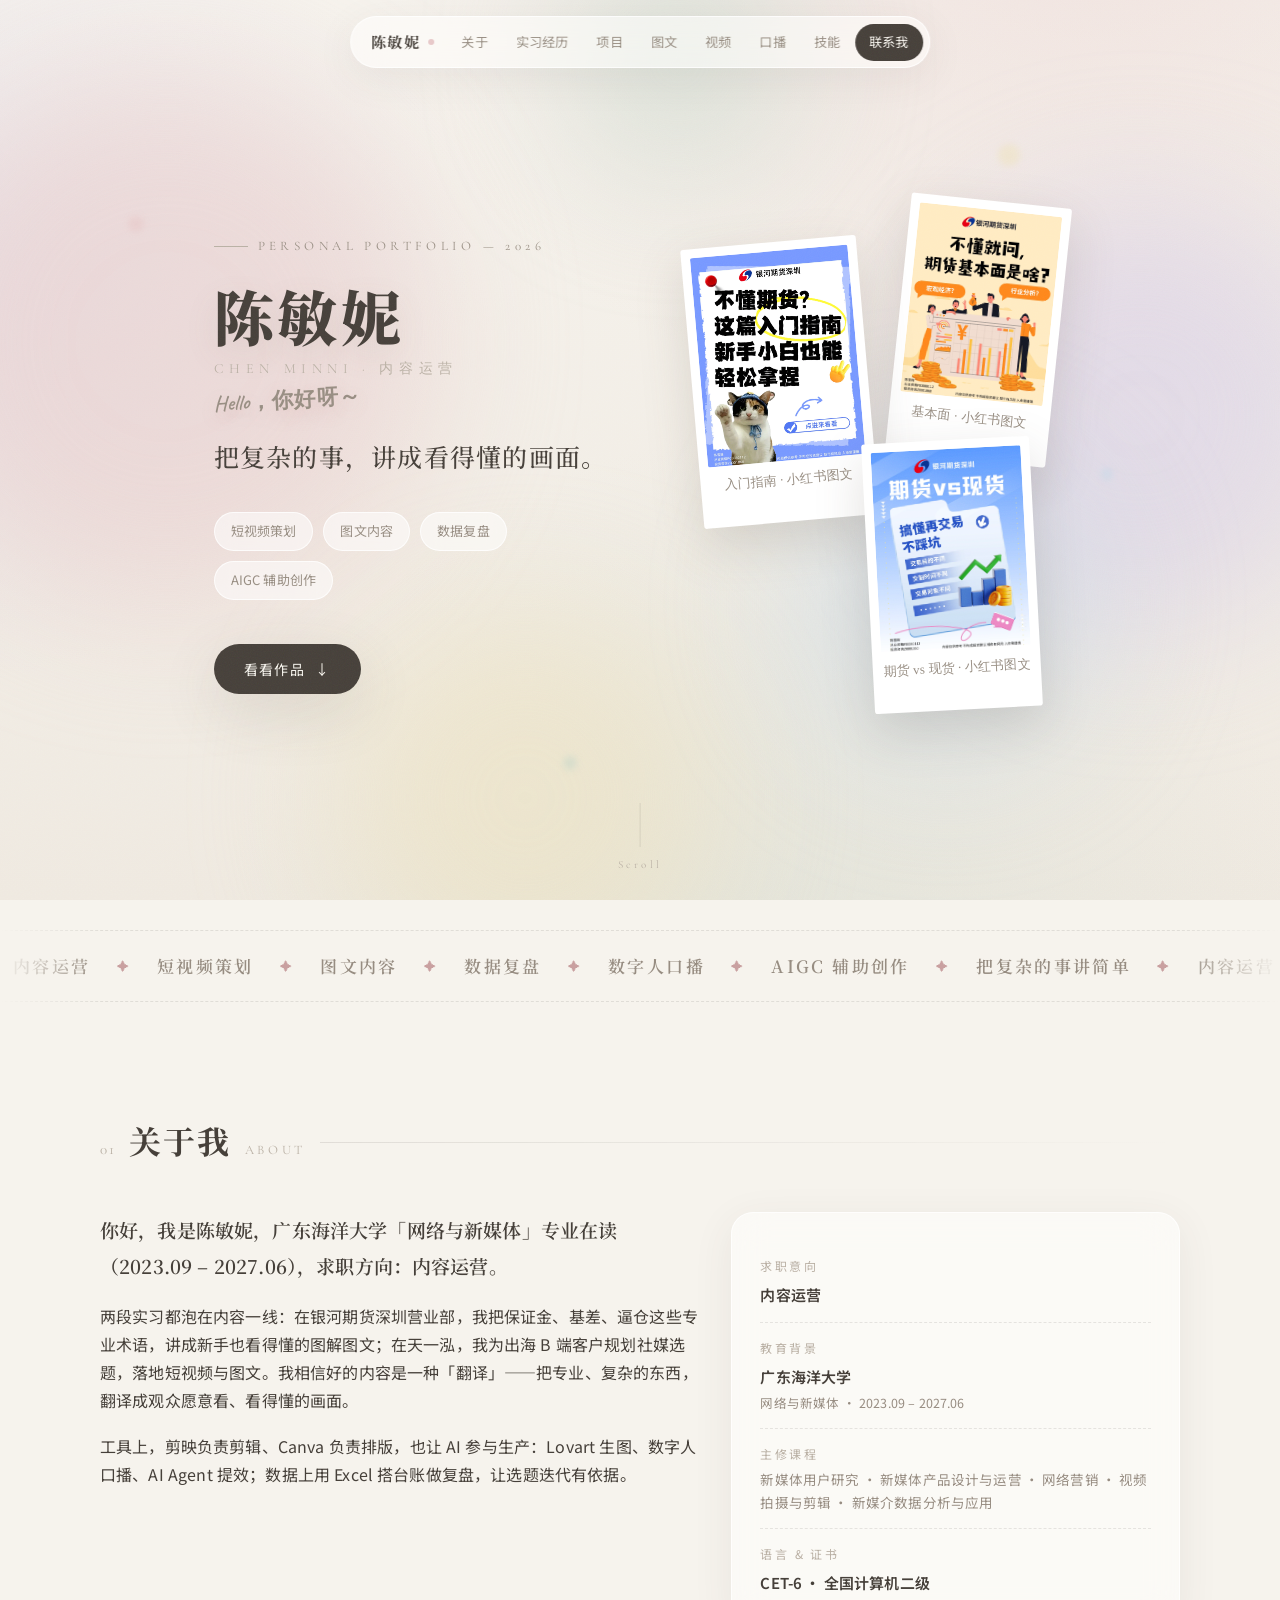
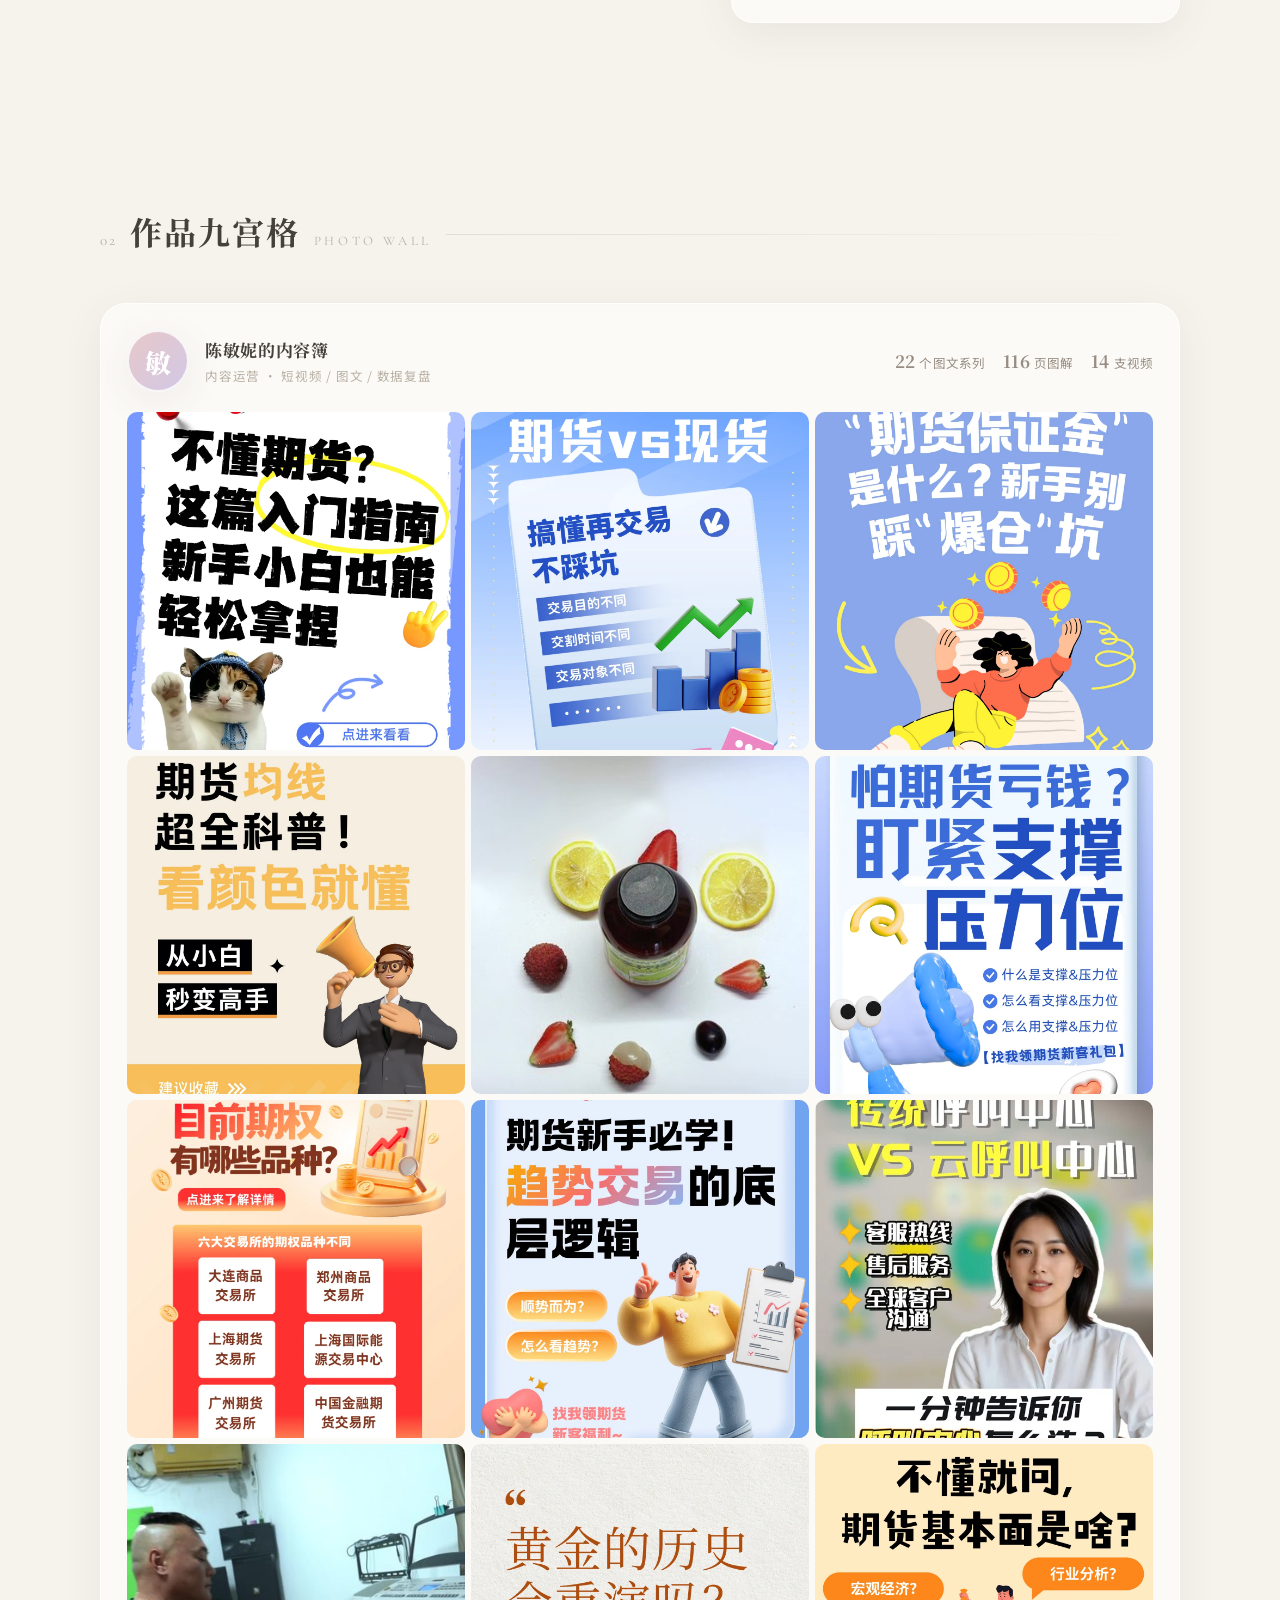
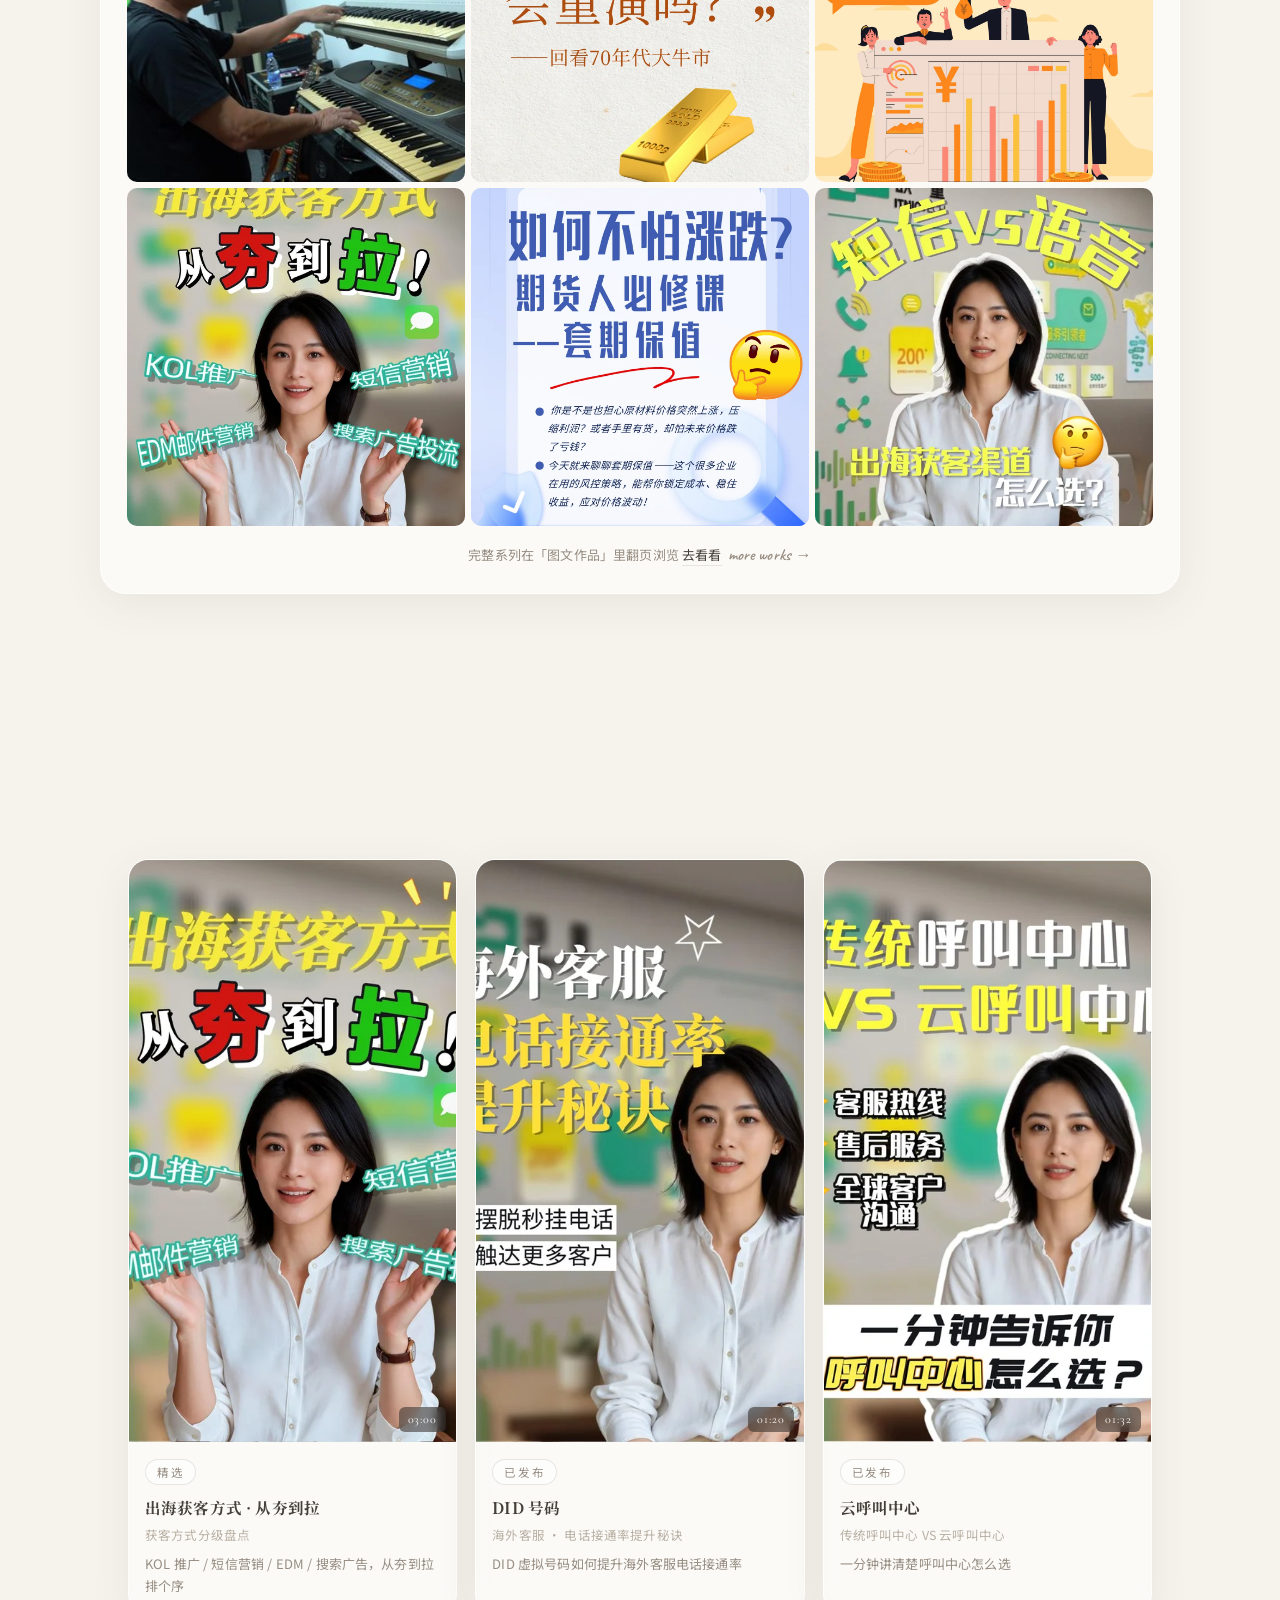
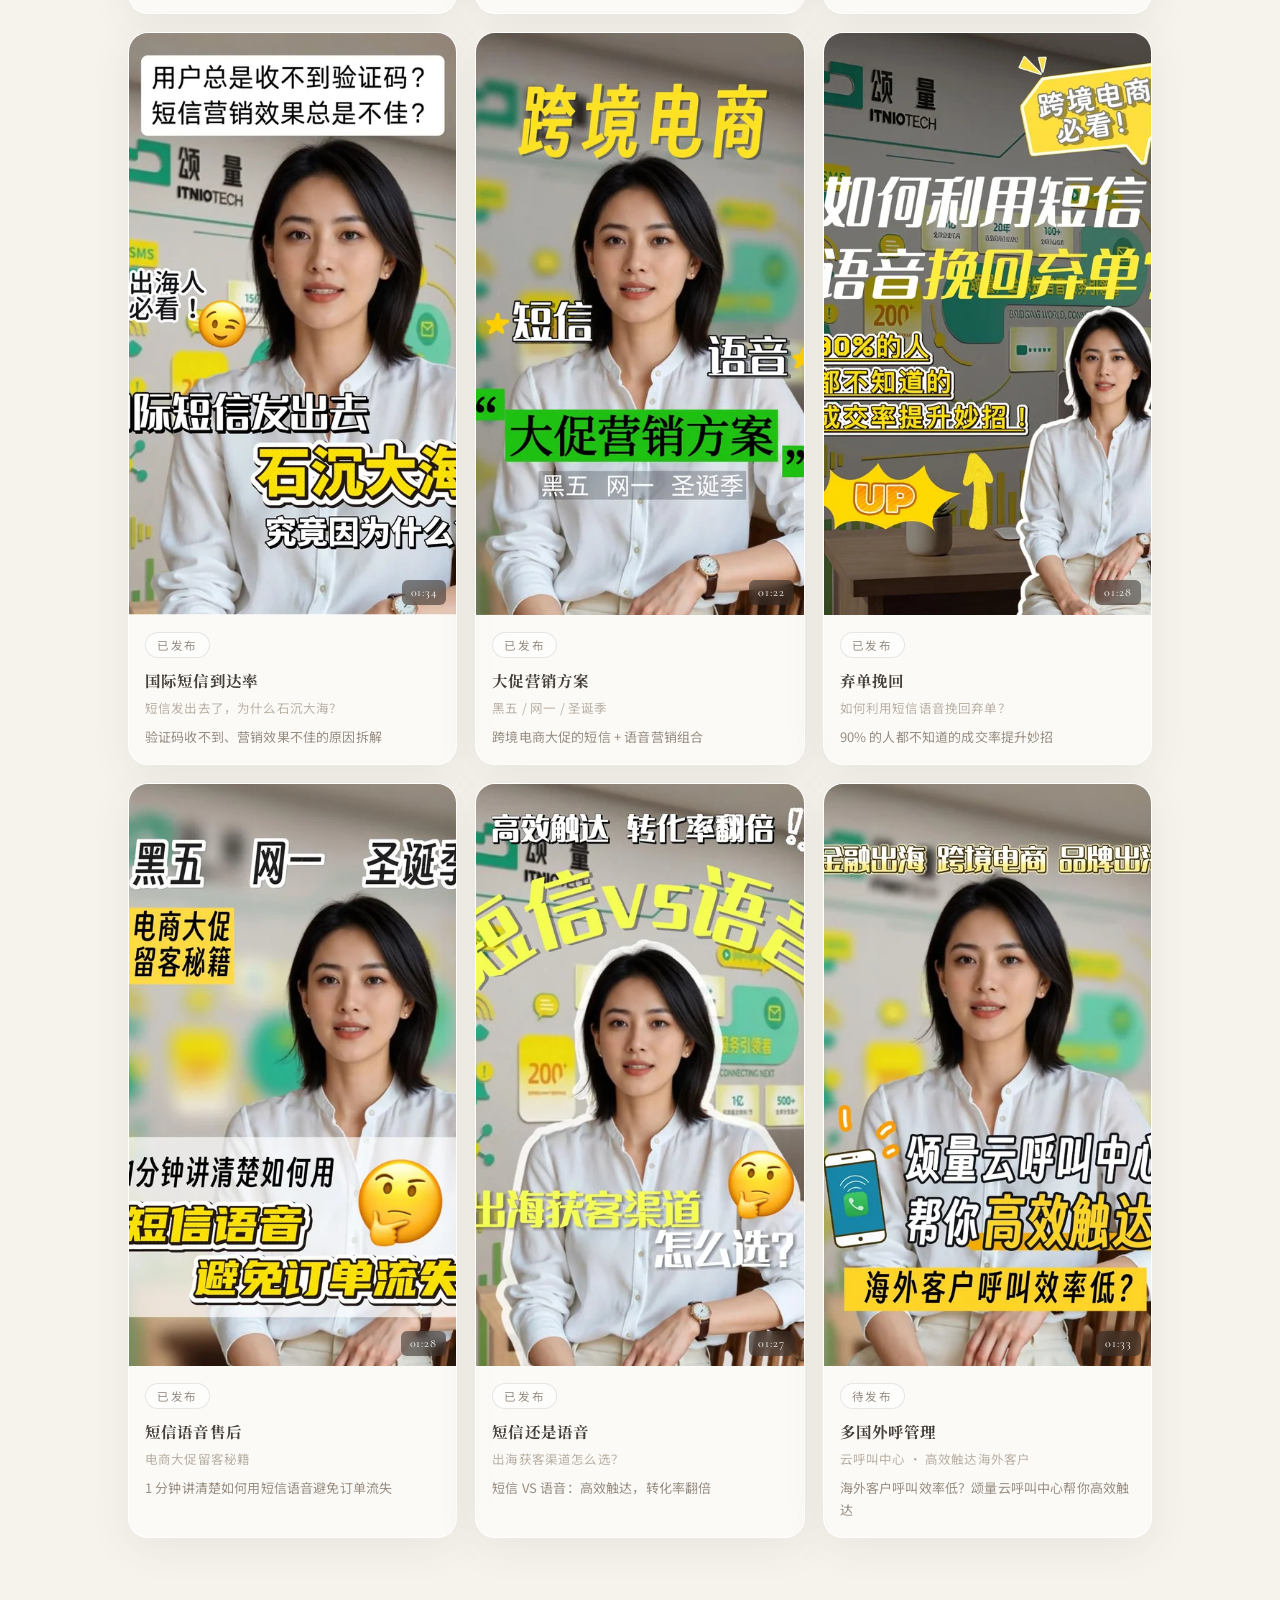
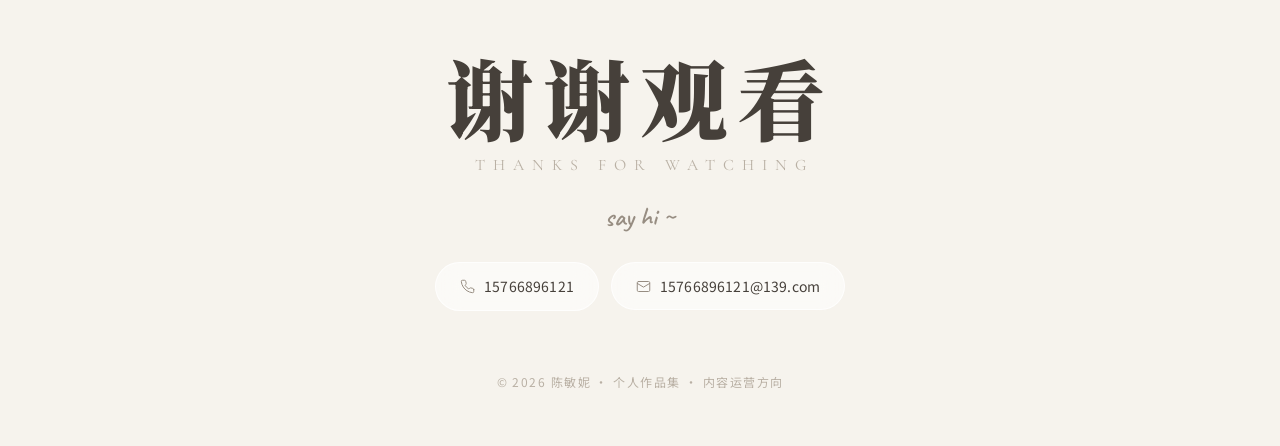
<file: index.html>
<!DOCTYPE html>
<html lang="zh-CN">
<head>
  <meta charset="UTF-8">
  <meta name="viewport" content="width=device-width, initial-scale=1.0">
  <title>陈敏妮 · 内容运营作品集</title>
  <meta name="description" content="陈敏妮的个人作品集——内容运营方向：短视频策划、图文内容、数据复盘与 AIGC 创作。">
  <link rel="icon" href="data:image/svg+xml,%3Csvg xmlns='http://www.w3.org/2000/svg' viewBox='0 0 64 64'%3E%3Crect width='64' height='64' rx='14' fill='%23e7c8c8'/%3E%3Ctext x='32' y='44' font-size='34' font-family='serif' font-weight='700' text-anchor='middle' fill='%23fff'%3E敏%3C/text%3E%3C/svg%3E">
  <link rel="preconnect" href="https://fonts.googleapis.com">
  <link rel="preconnect" href="https://fonts.gstatic.com" crossorigin>
  <link href="https://fonts.googleapis.com/css2?family=Caveat:wght@400;600&family=Cormorant+Garamond:ital,wght@0,400;0,500;0,600;1,400&family=Noto+Sans+SC:wght@300;400;500&family=Noto+Serif+SC:wght@500;600;700;900&display=swap" rel="stylesheet">
  <link rel="stylesheet" href="assets/site.css">
</head>
<body>

  <!-- 弥散色晕 + 颗粒 -->
  <div class="bg-orbs" aria-hidden="true">
    <div class="orb orb-1"></div>
    <div class="orb orb-2"></div>
    <div class="orb orb-3"></div>
    <div class="orb orb-4"></div>
    <div class="orb orb-5"></div>
    <span class="bokeh" style="width:16px;height:16px;left:10%;top:24%;background:#e7c8c8;--o:.6;animation-delay:.3s,0s"></span>
    <span class="bokeh" style="width:10px;height:10px;left:22%;top:64%;background:#d2c8e6;--o:.55;animation-delay:.9s,1.2s"></span>
    <span class="bokeh" style="width:22px;height:22px;left:78%;top:16%;background:#eee1bc;--o:.5;animation-delay:.6s,2.1s"></span>
    <span class="bokeh" style="width:12px;height:12px;left:86%;top:52%;background:#c6d7e7;--o:.6;animation-delay:1.2s,.6s"></span>
    <span class="bokeh" style="width:14px;height:14px;left:44%;top:84%;background:#c2d5c8;--o:.5;animation-delay:1.5s,1.8s"></span>
    <span class="bokeh" style="width:8px;height:8px;left:62%;top:38%;background:#e7c8c8;--o:.65;animation-delay:.4s,2.6s"></span>
  </div>
  <div class="grain" aria-hidden="true"></div>
  <div class="progress" id="progress" aria-hidden="true"></div>

  <!-- 导航 -->
  <nav class="nav" aria-label="页面导航">
    <a class="nav-brand active" href="index.html">陈敏妮<i></i></a>
    <a class="nav-link" href="about.html">关于</a>
    <a class="nav-link" href="experience.html">实习经历</a>
    <a class="nav-link" href="projects.html">项目</a>
    <a class="nav-link" href="works.html">图文</a>
    <a class="nav-link" href="videos.html">视频</a>
    <a class="nav-link" href="koubo.html">口播</a>
    <a class="nav-link" href="skills.html">技能</a>
    <a class="nav-cta" href="#contact">联系我</a>
  </nav>

  <!-- ============ HERO ============ -->
  <header class="hero" id="top">
    <div class="wrap hero-inner">
      <div class="hero-copy">
        <p class="hero-label">Personal Portfolio — 2026</p>
        <h1>陈敏妮</h1>
        <p class="hero-pinyin">Chen Minni · 内容运营</p>
        <p class="hand hero-hello">Hello，你好呀～</p>
        <p class="hero-tagline">把复杂的事，讲成看得懂的画面。</p>
        <div class="hero-chips">
          <span>短视频策划</span>
          <span>图文内容</span>
          <span>数据复盘</span>
          <span>AIGC 辅助创作</span>
        </div>
        <a class="hero-cta" href="#grid">看看作品 <span class="arrow">↓</span></a>
      </div>
      <div class="hero-collage">
        <figure class="ph p1">
          <img src="assets/img/tuwen/入门指南/1.webp" alt="期货入门指南小红书图文">
          <figcaption>入门指南 · 小红书图文</figcaption>
        </figure>
        <figure class="ph p2">
          <img src="assets/img/tuwen/基本面/1.webp" alt="期货基本面小红书图文">
          <figcaption>基本面 · 小红书图文</figcaption>
        </figure>
        <figure class="ph p3">
          <img src="assets/img/tuwen/期货vs现货/1.webp" alt="期货vs现货小红书图文">
          <figcaption>期货 vs 现货 · 小红书图文</figcaption>
        </figure>
      </div>
    </div>
    <div class="scroll-hint" aria-hidden="true">
      <div class="line"></div>
      <span>Scroll</span>
    </div>
  </header>

  <!-- 跑马灯 -->
  <div class="marquee" aria-hidden="true">
    <div class="marquee-track" id="marqueeTrack"></div>
  </div>

  <main>
    <!-- ============ 01 关于我 ============ -->
    <section id="about" class="wrap">
      <div class="sec-head reveal">
        <span class="sec-no">01</span>
        <h2>关于我</h2>
        <span class="sec-en">About</span>
      </div>
      <div class="about-grid">
        <div class="about-text reveal">
          <p class="lead">你好，我是陈敏妮，广东海洋大学「网络与新媒体」专业在读（2023.09 – 2027.06），求职方向：内容运营。</p>
          <p>两段实习都泡在内容一线：在银河期货深圳营业部，我把保证金、基差、逼仓这些专业术语，讲成新手也看得懂的图解图文；在天一泓，我为出海 B 端客户规划社媒选题，落地短视频与图文。我相信好的内容是一种「翻译」——把专业、复杂的东西，翻译成观众愿意看、看得懂的画面。</p>
          <p>工具上，剪映负责剪辑、Canva 负责排版，也让 AI 参与生产：Lovart 生图、数字人口播、AI Agent 提效；数据上用 Excel 搭台账做复盘，让选题迭代有依据。</p>
        </div>
        <aside class="about-card reveal" style="transition-delay:120ms;position:relative">
          <div class="fact">
            <span>求职意向</span>
            <b>内容运营</b>
          </div>
          <div class="fact">
            <span>教育背景</span>
            <b>广东海洋大学</b>
            <small>网络与新媒体 · 2023.09 – 2027.06</small>
          </div>
          <div class="fact">
            <span>主修课程</span>
            <p>新媒体用户研究 · 新媒体产品设计与运营 · 网络营销 · 视频拍摄与剪辑 · 新媒介数据分析与应用</p>
          </div>
          <div class="fact">
            <span>语言 &amp; 证书</span>
            <b>CET-6 · 全国计算机二级</b>
          </div>
        </aside>
      </div>
    </section>

    <!-- ============ 02 作品九宫格 ============ -->
    <section id="grid" class="wrap">
      <div class="sec-head reveal">
        <span class="sec-no">02</span>
        <h2>作品九宫格</h2>
        <span class="sec-en">Photo Wall</span>
      </div>
      <div class="insta-card reveal">
        <div class="insta-head">
          <div class="insta-avatar">敏</div>
          <div class="insta-meta">
            <h3>陈敏妮的内容簿</h3>
            <p>内容运营 · 短视频 / 图文 / 数据复盘</p>
          </div>
          <div class="insta-stats">
            <span class="stat"><b>22</b>个图文系列</span>
            <span class="stat"><b>116</b>页图解</span>
            <span class="stat"><b>14</b>支视频</span>
          </div>
        </div>
        <div class="insta-grid" id="instaGrid"></div>
        <p class="ig-more">完整系列在「图文作品」里翻页浏览 <a href="works.html">去看看</a><span class="hand">more works →</span></p>
      </div>
    </section>

    <!-- ============ 03 口播视频 ============ -->
    <section id="koubo" class="wrap">
      <div class="sec-head reveal">
        <span class="sec-no">03</span>
        <h2>口播视频</h2>
        <span class="sec-en">Talking Head</span>
      </div>
      <p class="works-note reveal">颂量 ITNIO TECH 出海 B 端内容——数字人出镜的口播短视频，覆盖云呼叫中心、国际短信、DID 号码、大促营销、弃单挽回等场景。<b>已发布 8 支 · 待发布 1 支</b>，点击卡片播放（站点内为压缩预览版）。</p>
      <div class="kb-grid" id="kouboGrid"></div>
    </section>
  </main>

  <!-- ============ 页脚 / 联系 ============ -->
  <footer id="contact">
    <div class="wrap">
      <p class="thanks reveal">谢谢观看</p>
      <p class="thanks-en reveal">Thanks for Watching</p>
      <p class="hand reveal" style="margin:-24px 0 30px;transform:rotate(-2deg);font-size:26px">say hi ~</p>
      <div class="contact reveal">
        <a href="tel:15766896121">
          <svg viewBox="0 0 24 24" fill="none" stroke-width="1.6" stroke-linecap="round" stroke-linejoin="round"><path d="M22 16.9v3a2 2 0 01-2.2 2 19.8 19.8 0 01-8.6-3.1 19.5 19.5 0 01-6-6A19.8 19.8 0 012.1 4.2 2 2 0 014.1 2h3a2 2 0 012 1.7c.1 1 .4 2 .7 2.9a2 2 0 01-.5 2.1L8.1 10a16 16 0 006 6l1.3-1.3a2 2 0 012.1-.4c.9.3 1.9.5 2.9.7a2 2 0 011.6 2z"/></svg>
          15766896121
        </a>
        <a href="mailto:15766896121@139.com">
          <svg viewBox="0 0 24 24" fill="none" stroke-width="1.6" stroke-linecap="round" stroke-linejoin="round"><rect x="2" y="4" width="20" height="16" rx="2"/><path d="M2 7l10 6 10-6"/></svg>
          15766896121@139.com
        </a>
      </div>
      <p class="copyright">© <span id="year">2026</span> 陈敏妮 · 个人作品集 · 内容运营方向</p>
    </div>
  </footer>

  <!-- ============ 图文灯箱 ============ -->
  <div class="lightbox" id="seriesLightbox" hidden role="dialog" aria-modal="true" aria-label="图文翻页浏览">
    <div class="lb-backdrop"></div>
    <div class="lb-panel">
      <header class="lb-head">
        <div class="lb-title"><b id="lbName"></b><span id="lbCount"></span></div>
        <button class="lb-close" id="lbClose" aria-label="关闭">✕</button>
      </header>
      <div class="lb-stage">
        <button class="lb-arrow prev" aria-label="上一页">‹</button>
        <img id="lbImg" alt="">
        <button class="lb-arrow next" aria-label="下一页">›</button>
      </div>
      <div class="lb-thumbs" id="lbThumbs"></div>
      <p class="lb-hint">← → 键盘切换 · ESC 关闭 · 触屏可左右滑动</p>
    </div>
  </div>

  <!-- ============ 视频灯箱 ============ -->
  <div class="vmodal" id="videoModal" hidden role="dialog" aria-modal="true" aria-label="视频播放">
    <div class="vm-backdrop"></div>
    <div class="vm-panel">
      <header class="vm-head">
        <div>
          <h3 id="vmTitle"></h3>
          <p id="vmSub"></p>
        </div>
        <button class="vm-close" id="vmClose" aria-label="关闭">✕</button>
      </header>
      <div class="vm-player">
        <video id="vmVideo" controls playsinline preload="none"></video>
      </div>
      <p class="vm-note" id="vmNote"></p>
    </div>
  </div>

  <script src="assets/data.js"></script>
  <script src="assets/site.js"></script>
</body>
</html>
</file>
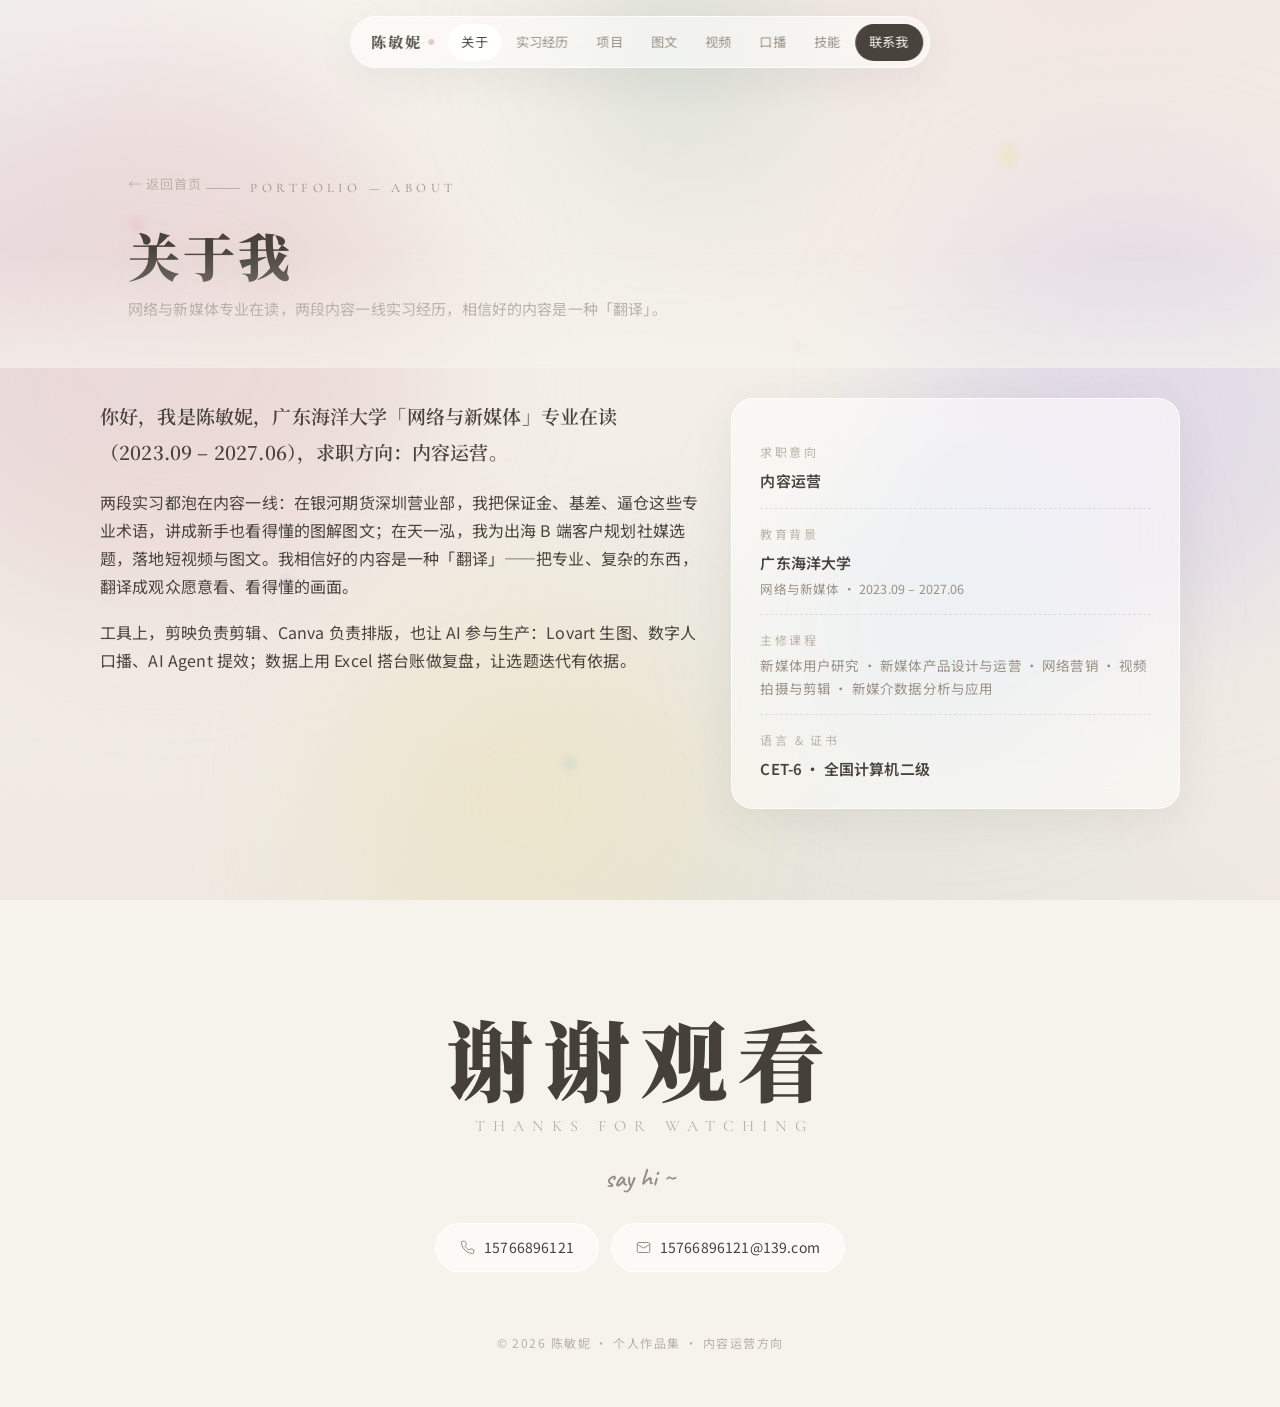
<file: about.html>
<!DOCTYPE html>
<html lang="zh-CN">
<head>
  <meta charset="UTF-8">
  <meta name="viewport" content="width=device-width, initial-scale=1.0">
  <title>关于我 · 陈敏妮作品集</title>
  <link rel="icon" href="data:image/svg+xml,%3Csvg xmlns='http://www.w3.org/2000/svg' viewBox='0 0 64 64'%3E%3Crect width='64' height='64' rx='14' fill='%23e7c8c8'/%3E%3Ctext x='32' y='44' font-size='34' font-family='serif' font-weight='700' text-anchor='middle' fill='%23fff'%3E敏%3C/text%3E%3C/svg%3E">
  <link rel="preconnect" href="https://fonts.googleapis.com">
  <link rel="preconnect" href="https://fonts.gstatic.com" crossorigin>
  <link href="https://fonts.googleapis.com/css2?family=Caveat:wght@400;600&family=Cormorant+Garamond:ital,wght@0,400;0,500;0,600;1,400&family=Noto+Sans+SC:wght@300;400;500&family=Noto+Serif+SC:wght@500;600;700;900&display=swap" rel="stylesheet">
  <link rel="stylesheet" href="assets/site.css">
</head>
<body>

  <div class="bg-orbs" aria-hidden="true">
    <div class="orb orb-1"></div>
    <div class="orb orb-2"></div>
    <div class="orb orb-3"></div>
    <div class="orb orb-4"></div>
    <div class="orb orb-5"></div>
    <span class="bokeh" style="width:16px;height:16px;left:10%;top:24%;background:#e7c8c8;--o:.6;animation-delay:.3s,0s"></span>
    <span class="bokeh" style="width:10px;height:10px;left:22%;top:64%;background:#d2c8e6;--o:.55;animation-delay:.9s,1.2s"></span>
    <span class="bokeh" style="width:22px;height:22px;left:78%;top:16%;background:#eee1bc;--o:.5;animation-delay:.6s,2.1s"></span>
    <span class="bokeh" style="width:12px;height:12px;left:86%;top:52%;background:#c6d7e7;--o:.6;animation-delay:1.2s,.6s"></span>
    <span class="bokeh" style="width:14px;height:14px;left:44%;top:84%;background:#c2d5c8;--o:.5;animation-delay:1.5s,1.8s"></span>
    <span class="bokeh" style="width:8px;height:8px;left:62%;top:38%;background:#e7c8c8;--o:.65;animation-delay:.4s,2.6s"></span>
  </div>
  <div class="grain" aria-hidden="true"></div>
  <div class="progress" id="progress" aria-hidden="true"></div>

  <nav class="nav" aria-label="页面导航">
    <a class="nav-brand" href="index.html">陈敏妮<i></i></a>
    <a class="nav-link active" href="about.html">关于</a>
    <a class="nav-link" href="experience.html">实习经历</a>
    <a class="nav-link" href="projects.html">项目</a>
    <a class="nav-link" href="works.html">图文</a>
    <a class="nav-link" href="videos.html">视频</a>
    <a class="nav-link" href="koubo.html">口播</a>
    <a class="nav-link" href="skills.html">技能</a>
    <a class="nav-cta" href="#contact">联系我</a>
  </nav>

  <header class="page-hero">
    <div class="wrap">
      <a class="back-link" href="index.html">← 返回首页</a>
      <p class="hero-label">Portfolio — About</p>
      <h1>关于我</h1>
      <p class="page-sub">网络与新媒体专业在读，两段内容一线实习经历，相信好的内容是一种「翻译」。</p>
    </div>
  </header>

  <main>
    <section id="about" class="wrap" style="padding-top:30px">
      <div class="about-grid">
        <div class="about-text reveal">
          <p class="lead">你好，我是陈敏妮，广东海洋大学「网络与新媒体」专业在读（2023.09 – 2027.06），求职方向：内容运营。</p>
          <p>两段实习都泡在内容一线：在银河期货深圳营业部，我把保证金、基差、逼仓这些专业术语，讲成新手也看得懂的图解图文；在天一泓，我为出海 B 端客户规划社媒选题，落地短视频与图文。我相信好的内容是一种「翻译」——把专业、复杂的东西，翻译成观众愿意看、看得懂的画面。</p>
          <p>工具上，剪映负责剪辑、Canva 负责排版，也让 AI 参与生产：Lovart 生图、数字人口播、AI Agent 提效；数据上用 Excel 搭台账做复盘，让选题迭代有依据。</p>
        </div>
        <aside class="about-card reveal" style="transition-delay:120ms;position:relative">
          <div class="fact">
            <span>求职意向</span>
            <b>内容运营</b>
          </div>
          <div class="fact">
            <span>教育背景</span>
            <b>广东海洋大学</b>
            <small>网络与新媒体 · 2023.09 – 2027.06</small>
          </div>
          <div class="fact">
            <span>主修课程</span>
            <p>新媒体用户研究 · 新媒体产品设计与运营 · 网络营销 · 视频拍摄与剪辑 · 新媒介数据分析与应用</p>
          </div>
          <div class="fact">
            <span>语言 &amp; 证书</span>
            <b>CET-6 · 全国计算机二级</b>
          </div>
        </aside>
      </div>
    </section>
  </main>

  <footer id="contact">
    <div class="wrap">
      <p class="thanks reveal">谢谢观看</p>
      <p class="thanks-en reveal">Thanks for Watching</p>
      <p class="hand reveal" style="margin:-24px 0 30px;transform:rotate(-2deg);font-size:26px">say hi ~</p>
      <div class="contact reveal">
        <a href="tel:15766896121">
          <svg viewBox="0 0 24 24" fill="none" stroke-width="1.6" stroke-linecap="round" stroke-linejoin="round"><path d="M22 16.9v3a2 2 0 01-2.2 2 19.8 19.8 0 01-8.6-3.1 19.5 19.5 0 01-6-6A19.8 19.8 0 012.1 4.2 2 2 0 014.1 2h3a2 2 0 012 1.7c.1 1 .4 2 .7 2.9a2 2 0 01-.5 2.1L8.1 10a16 16 0 006 6l1.3-1.3a2 2 0 012.1-.4c.9.3 1.9.5 2.9.7a2 2 0 011.6 2z"/></svg>
          15766896121
        </a>
        <a href="mailto:15766896121@139.com">
          <svg viewBox="0 0 24 24" fill="none" stroke-width="1.6" stroke-linecap="round" stroke-linejoin="round"><rect x="2" y="4" width="20" height="16" rx="2"/><path d="M2 7l10 6 10-6"/></svg>
          15766896121@139.com
        </a>
      </div>
      <p class="copyright">© <span id="year">2026</span> 陈敏妮 · 个人作品集 · 内容运营方向</p>
    </div>
  </footer>

  <script src="assets/data.js"></script>
  <script src="assets/site.js"></script>
</body>
</html>
</file>
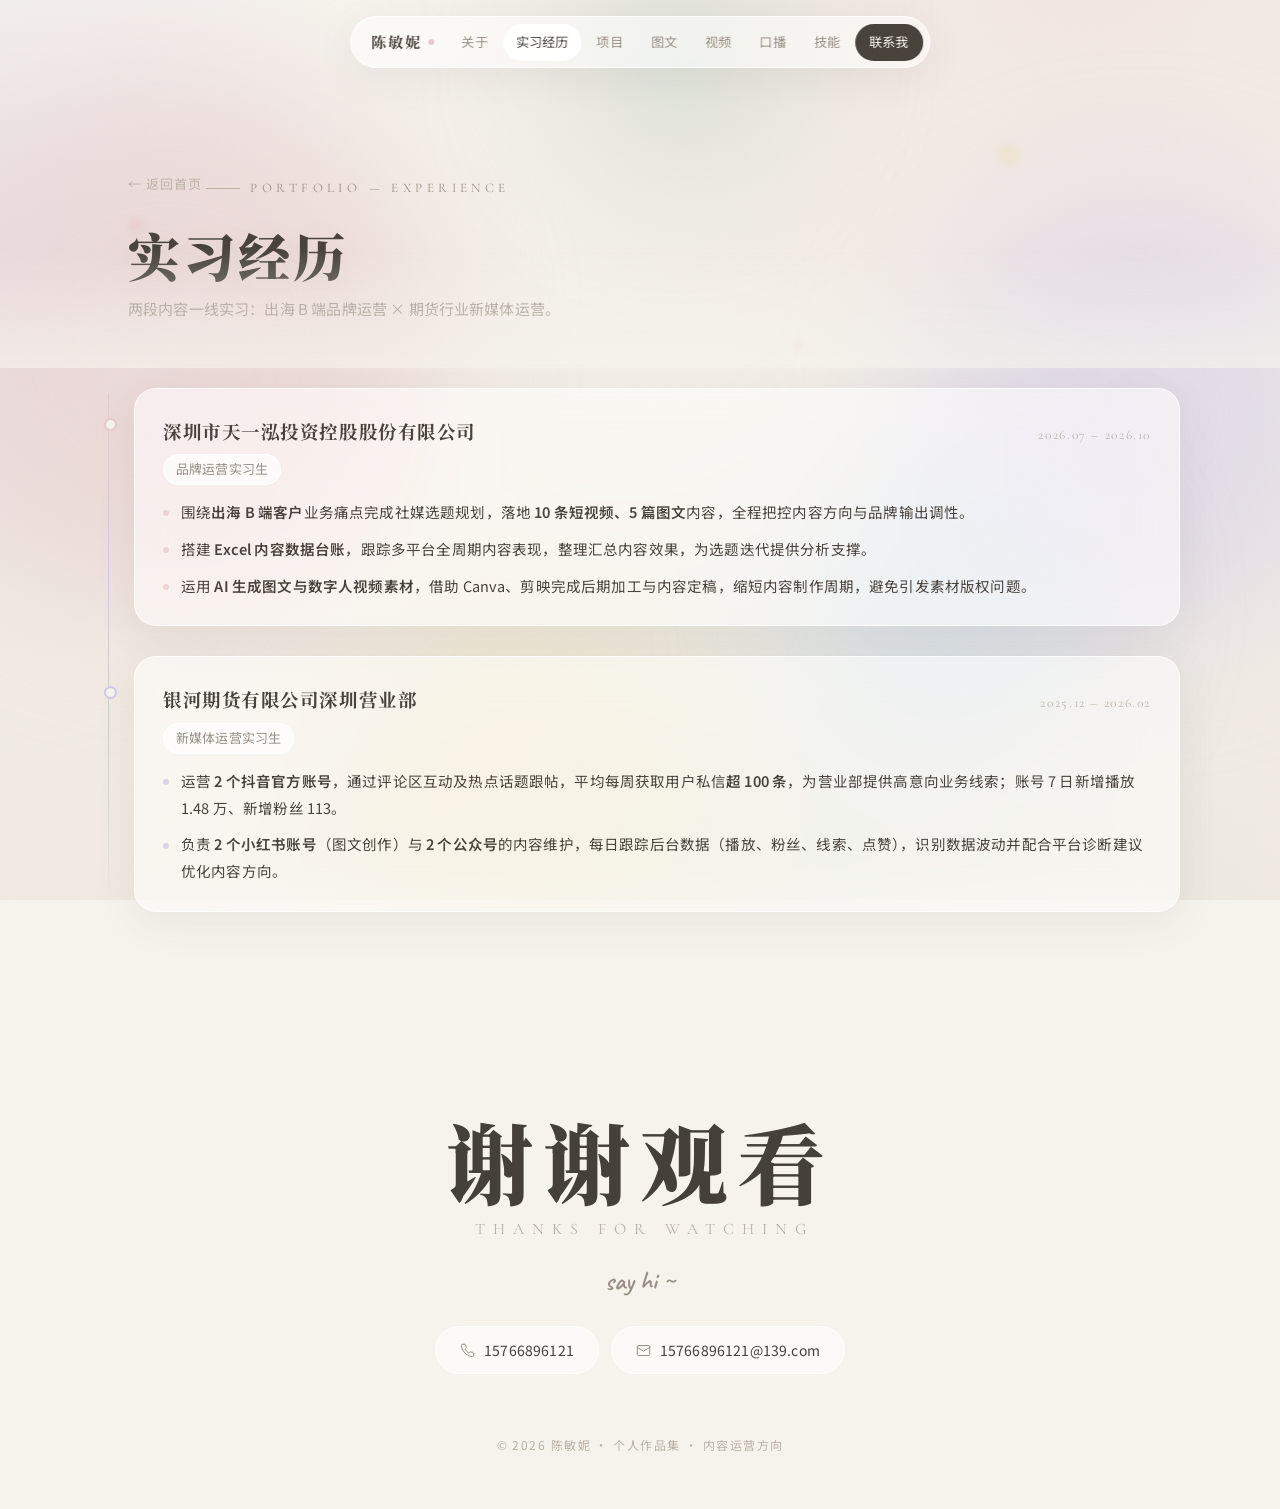
<file: experience.html>
<!DOCTYPE html>
<html lang="zh-CN">
<head>
  <meta charset="UTF-8">
  <meta name="viewport" content="width=device-width, initial-scale=1.0">
  <title>实习经历 · 陈敏妮作品集</title>
  <link rel="icon" href="data:image/svg+xml,%3Csvg xmlns='http://www.w3.org/2000/svg' viewBox='0 0 64 64'%3E%3Crect width='64' height='64' rx='14' fill='%23e7c8c8'/%3E%3Ctext x='32' y='44' font-size='34' font-family='serif' font-weight='700' text-anchor='middle' fill='%23fff'%3E敏%3C/text%3E%3C/svg%3E">
  <link rel="preconnect" href="https://fonts.googleapis.com">
  <link rel="preconnect" href="https://fonts.gstatic.com" crossorigin>
  <link href="https://fonts.googleapis.com/css2?family=Caveat:wght@400;600&family=Cormorant+Garamond:ital,wght@0,400;0,500;0,600;1,400&family=Noto+Sans+SC:wght@300;400;500&family=Noto+Serif+SC:wght@500;600;700;900&display=swap" rel="stylesheet">
  <link rel="stylesheet" href="assets/site.css">
</head>
<body>

  <div class="bg-orbs" aria-hidden="true">
    <div class="orb orb-1"></div>
    <div class="orb orb-2"></div>
    <div class="orb orb-3"></div>
    <div class="orb orb-4"></div>
    <div class="orb orb-5"></div>
    <span class="bokeh" style="width:16px;height:16px;left:10%;top:24%;background:#e7c8c8;--o:.6;animation-delay:.3s,0s"></span>
    <span class="bokeh" style="width:10px;height:10px;left:22%;top:64%;background:#d2c8e6;--o:.55;animation-delay:.9s,1.2s"></span>
    <span class="bokeh" style="width:22px;height:22px;left:78%;top:16%;background:#eee1bc;--o:.5;animation-delay:.6s,2.1s"></span>
    <span class="bokeh" style="width:12px;height:12px;left:86%;top:52%;background:#c6d7e7;--o:.6;animation-delay:1.2s,.6s"></span>
    <span class="bokeh" style="width:14px;height:14px;left:44%;top:84%;background:#c2d5c8;--o:.5;animation-delay:1.5s,1.8s"></span>
    <span class="bokeh" style="width:8px;height:8px;left:62%;top:38%;background:#e7c8c8;--o:.65;animation-delay:.4s,2.6s"></span>
  </div>
  <div class="grain" aria-hidden="true"></div>
  <div class="progress" id="progress" aria-hidden="true"></div>

  <nav class="nav" aria-label="页面导航">
    <a class="nav-brand" href="index.html">陈敏妮<i></i></a>
    <a class="nav-link" href="about.html">关于</a>
    <a class="nav-link active" href="experience.html">实习经历</a>
    <a class="nav-link" href="projects.html">项目</a>
    <a class="nav-link" href="works.html">图文</a>
    <a class="nav-link" href="videos.html">视频</a>
    <a class="nav-link" href="koubo.html">口播</a>
    <a class="nav-link" href="skills.html">技能</a>
    <a class="nav-cta" href="#contact">联系我</a>
  </nav>

  <header class="page-hero">
    <div class="wrap">
      <a class="back-link" href="index.html">← 返回首页</a>
      <p class="hero-label">Portfolio — Experience</p>
      <h1>实习经历</h1>
      <p class="page-sub">两段内容一线实习：出海 B 端品牌运营 × 期货行业新媒体运营。</p>
    </div>
  </header>

  <main>
    <section id="experience" class="wrap" style="padding-top:20px">
      <div class="timeline">
        <div class="tl-item reveal">
          <div class="tl-card">
            <div class="tl-top">
              <h3>深圳市天一泓投资控股股份有限公司</h3>
              <span class="tl-period">2026.07 – 2026.10</span>
            </div>
            <span class="tl-role">品牌运营实习生</span>
            <ul>
              <li>围绕<b>出海 B 端客户</b>业务痛点完成社媒选题规划，落地 <b>10 条短视频、5 篇图文</b>内容，全程把控内容方向与品牌输出调性。</li>
              <li>搭建 <b>Excel 内容数据台账</b>，跟踪多平台全周期内容表现，整理汇总内容效果，为选题迭代提供分析支撑。</li>
              <li>运用 <b>AI 生成图文与数字人视频素材</b>，借助 Canva、剪映完成后期加工与内容定稿，缩短内容制作周期，避免引发素材版权问题。</li>
            </ul>
          </div>
        </div>
        <div class="tl-item reveal" style="transition-delay:120ms">
          <div class="tl-card">
            <div class="tl-top">
              <h3>银河期货有限公司深圳营业部</h3>
              <span class="tl-period">2025.12 – 2026.02</span>
            </div>
            <span class="tl-role">新媒体运营实习生</span>
            <ul>
              <li>运营 <b>2 个抖音官方账号</b>，通过评论区互动及热点话题跟帖，平均每周获取用户私信<b>超 100 条</b>，为营业部提供高意向业务线索；账号 7 日新增播放 1.48 万、新增粉丝 113。</li>
              <li>负责 <b>2 个小红书账号</b>（图文创作）与 <b>2 个公众号</b>的内容维护，每日跟踪后台数据（播放、粉丝、线索、点赞），识别数据波动并配合平台诊断建议优化内容方向。</li>
            </ul>
          </div>
        </div>
      </div>
    </section>
  </main>

  <footer id="contact">
    <div class="wrap">
      <p class="thanks reveal">谢谢观看</p>
      <p class="thanks-en reveal">Thanks for Watching</p>
      <p class="hand reveal" style="margin:-24px 0 30px;transform:rotate(-2deg);font-size:26px">say hi ~</p>
      <div class="contact reveal">
        <a href="tel:15766896121">
          <svg viewBox="0 0 24 24" fill="none" stroke-width="1.6" stroke-linecap="round" stroke-linejoin="round"><path d="M22 16.9v3a2 2 0 01-2.2 2 19.8 19.8 0 01-8.6-3.1 19.5 19.5 0 01-6-6A19.8 19.8 0 012.1 4.2 2 2 0 014.1 2h3a2 2 0 012 1.7c.1 1 .4 2 .7 2.9a2 2 0 01-.5 2.1L8.1 10a16 16 0 006 6l1.3-1.3a2 2 0 012.1-.4c.9.3 1.9.5 2.9.7a2 2 0 011.6 2z"/></svg>
          15766896121
        </a>
        <a href="mailto:15766896121@139.com">
          <svg viewBox="0 0 24 24" fill="none" stroke-width="1.6" stroke-linecap="round" stroke-linejoin="round"><rect x="2" y="4" width="20" height="16" rx="2"/><path d="M2 7l10 6 10-6"/></svg>
          15766896121@139.com
        </a>
      </div>
      <p class="copyright">© <span id="year">2026</span> 陈敏妮 · 个人作品集 · 内容运营方向</p>
    </div>
  </footer>

  <script src="assets/data.js"></script>
  <script src="assets/site.js"></script>
</body>
</html>
</file>
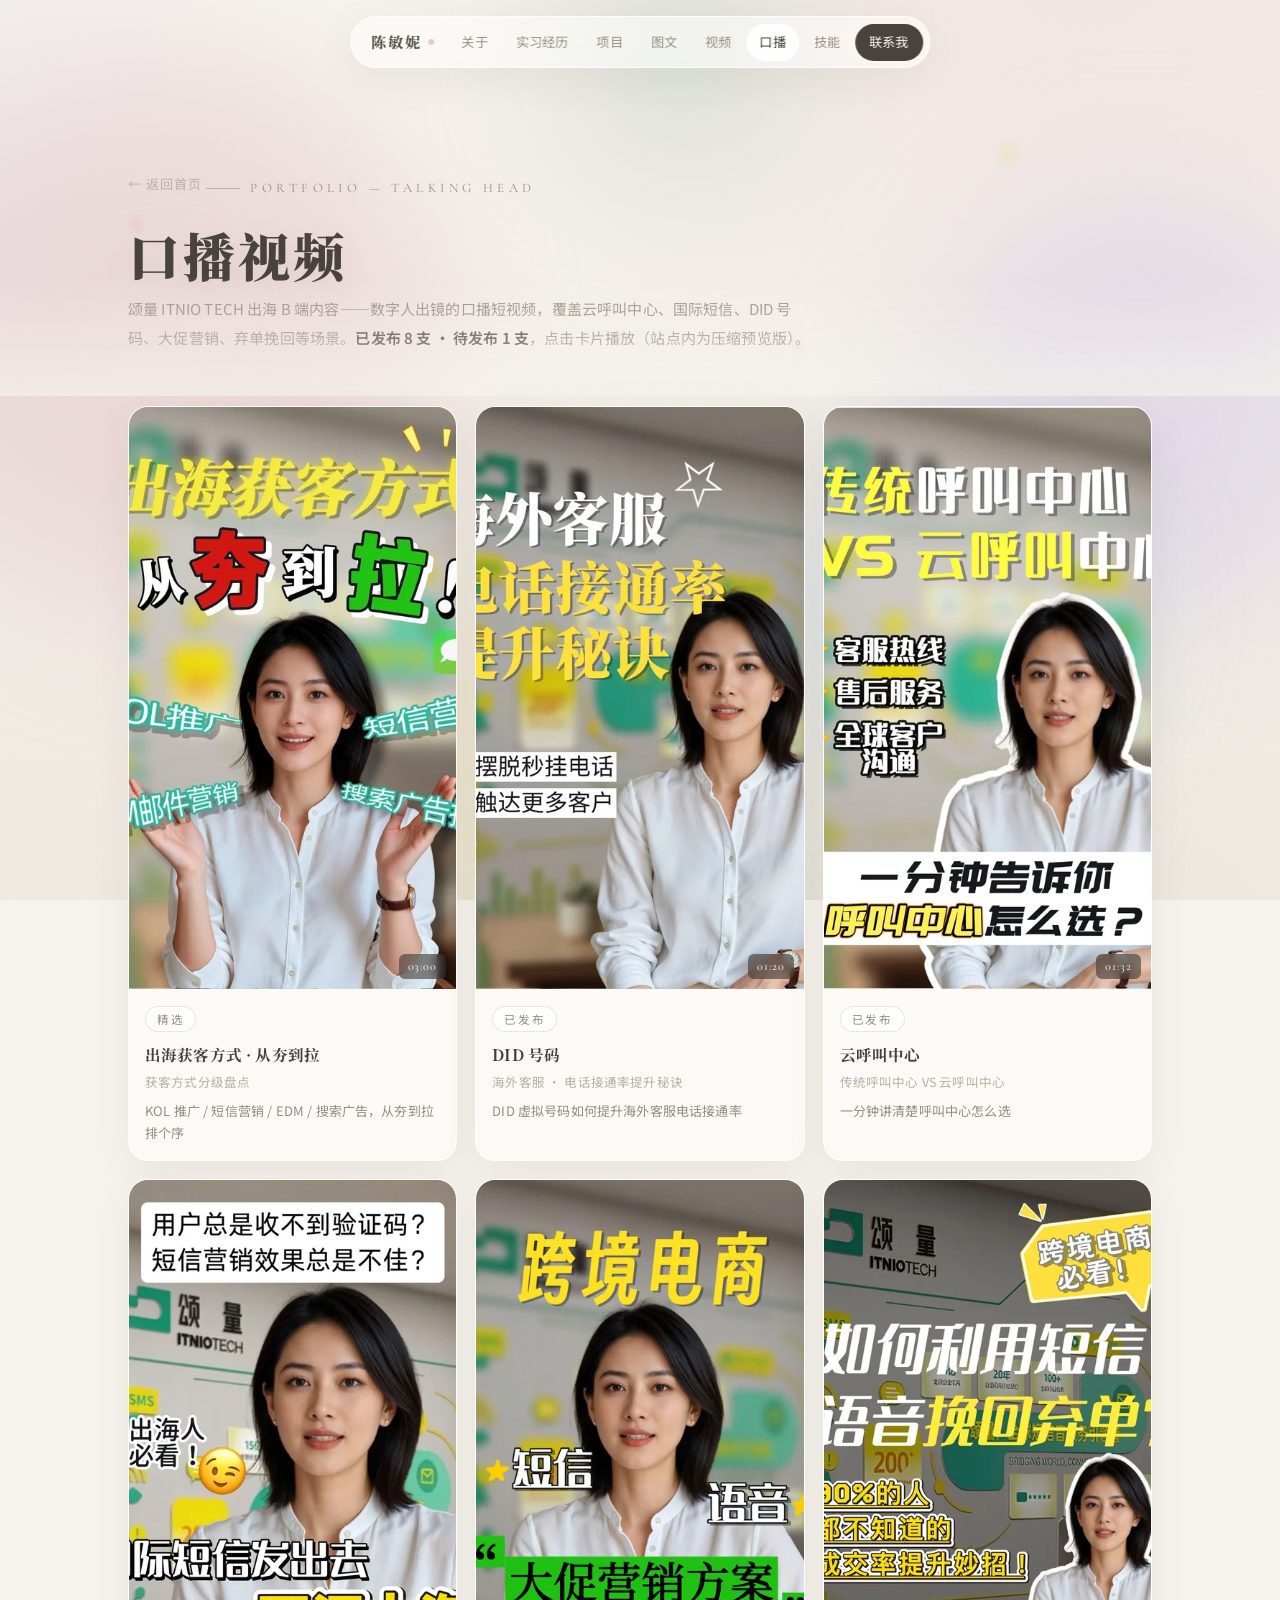
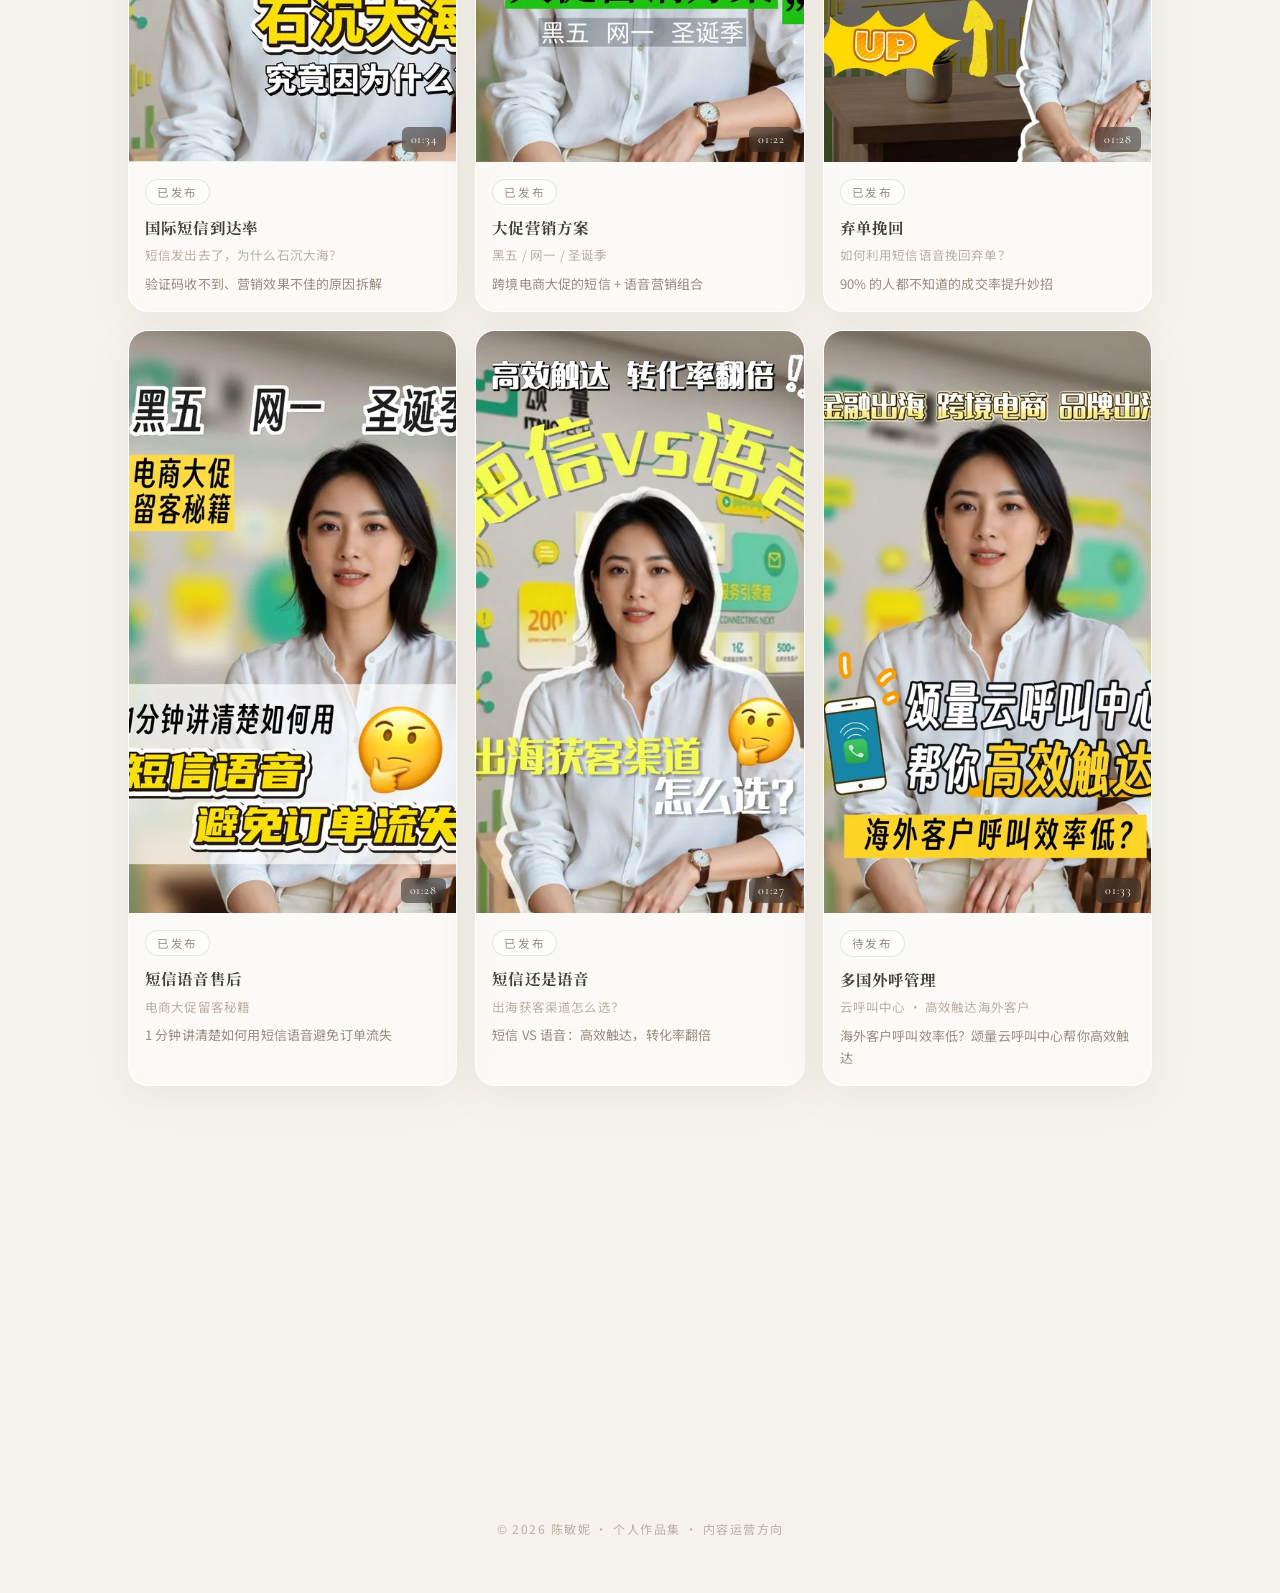
<file: koubo.html>
<!DOCTYPE html>
<html lang="zh-CN">
<head>
  <meta charset="UTF-8">
  <meta name="viewport" content="width=device-width, initial-scale=1.0">
  <title>口播视频 · 陈敏妮作品集</title>
  <link rel="icon" href="data:image/svg+xml,%3Csvg xmlns='http://www.w3.org/2000/svg' viewBox='0 0 64 64'%3E%3Crect width='64' height='64' rx='14' fill='%23e7c8c8'/%3E%3Ctext x='32' y='44' font-size='34' font-family='serif' font-weight='700' text-anchor='middle' fill='%23fff'%3E敏%3C/text%3E%3C/svg%3E">
  <link rel="preconnect" href="https://fonts.googleapis.com">
  <link rel="preconnect" href="https://fonts.gstatic.com" crossorigin>
  <link href="https://fonts.googleapis.com/css2?family=Caveat:wght@400;600&family=Cormorant+Garamond:ital,wght@0,400;0,500;0,600;1,400&family=Noto+Sans+SC:wght@300;400;500&family=Noto+Serif+SC:wght@500;600;700;900&display=swap" rel="stylesheet">
  <link rel="stylesheet" href="assets/site.css">
</head>
<body>

  <div class="bg-orbs" aria-hidden="true">
    <div class="orb orb-1"></div>
    <div class="orb orb-2"></div>
    <div class="orb orb-3"></div>
    <div class="orb orb-4"></div>
    <div class="orb orb-5"></div>
    <span class="bokeh" style="width:16px;height:16px;left:10%;top:24%;background:#e7c8c8;--o:.6;animation-delay:.3s,0s"></span>
    <span class="bokeh" style="width:10px;height:10px;left:22%;top:64%;background:#d2c8e6;--o:.55;animation-delay:.9s,1.2s"></span>
    <span class="bokeh" style="width:22px;height:22px;left:78%;top:16%;background:#eee1bc;--o:.5;animation-delay:.6s,2.1s"></span>
    <span class="bokeh" style="width:12px;height:12px;left:86%;top:52%;background:#c6d7e7;--o:.6;animation-delay:1.2s,.6s"></span>
    <span class="bokeh" style="width:14px;height:14px;left:44%;top:84%;background:#c2d5c8;--o:.5;animation-delay:1.5s,1.8s"></span>
    <span class="bokeh" style="width:8px;height:8px;left:62%;top:38%;background:#e7c8c8;--o:.65;animation-delay:.4s,2.6s"></span>
  </div>
  <div class="grain" aria-hidden="true"></div>
  <div class="progress" id="progress" aria-hidden="true"></div>

  <nav class="nav" aria-label="页面导航">
    <a class="nav-brand" href="index.html">陈敏妮<i></i></a>
    <a class="nav-link" href="about.html">关于</a>
    <a class="nav-link" href="experience.html">实习经历</a>
    <a class="nav-link" href="projects.html">项目</a>
    <a class="nav-link" href="works.html">图文</a>
    <a class="nav-link" href="videos.html">视频</a>
    <a class="nav-link active" href="koubo.html">口播</a>
    <a class="nav-link" href="skills.html">技能</a>
    <a class="nav-cta" href="#contact">联系我</a>
  </nav>

  <header class="page-hero">
    <div class="wrap">
      <a class="back-link" href="index.html">← 返回首页</a>
      <p class="hero-label">Portfolio — Talking Head</p>
      <h1>口播视频</h1>
      <p class="page-sub">颂量 ITNIO TECH 出海 B 端内容——数字人出镜的口播短视频，覆盖云呼叫中心、国际短信、DID 号码、大促营销、弃单挽回等场景。<b>已发布 8 支 · 待发布 1 支</b>，点击卡片播放（站点内为压缩预览版）。</p>
    </div>
  </header>

  <main>
    <section id="koubo" class="wrap" style="padding-top:10px">
      <div class="kb-grid" id="kouboGrid"></div>
    </section>
  </main>

  <footer id="contact">
    <div class="wrap">
      <p class="thanks reveal">谢谢观看</p>
      <p class="thanks-en reveal">Thanks for Watching</p>
      <p class="hand reveal" style="margin:-24px 0 30px;transform:rotate(-2deg);font-size:26px">say hi ~</p>
      <div class="contact reveal">
        <a href="tel:15766896121">
          <svg viewBox="0 0 24 24" fill="none" stroke-width="1.6" stroke-linecap="round" stroke-linejoin="round"><path d="M22 16.9v3a2 2 0 01-2.2 2 19.8 19.8 0 01-8.6-3.1 19.5 19.5 0 01-6-6A19.8 19.8 0 012.1 4.2 2 2 0 014.1 2h3a2 2 0 012 1.7c.1 1 .4 2 .7 2.9a2 2 0 01-.5 2.1L8.1 10a16 16 0 006 6l1.3-1.3a2 2 0 012.1-.4c.9.3 1.9.5 2.9.7a2 2 0 011.6 2z"/></svg>
          15766896121
        </a>
        <a href="mailto:15766896121@139.com">
          <svg viewBox="0 0 24 24" fill="none" stroke-width="1.6" stroke-linecap="round" stroke-linejoin="round"><rect x="2" y="4" width="20" height="16" rx="2"/><path d="M2 7l10 6 10-6"/></svg>
          15766896121@139.com
        </a>
      </div>
      <p class="copyright">© <span id="year">2026</span> 陈敏妮 · 个人作品集 · 内容运营方向</p>
    </div>
  </footer>

  <!-- 视频弹窗 -->
  <div class="vmodal" id="videoModal" hidden role="dialog" aria-modal="true" aria-label="视频播放">
    <div class="vm-backdrop"></div>
    <div class="vm-panel">
      <header class="vm-head">
        <div>
          <h3 id="vmTitle"></h3>
          <p id="vmSub"></p>
        </div>
        <button class="vm-close" id="vmClose" aria-label="关闭">✕</button>
      </header>
      <div class="vm-player">
        <video id="vmVideo" controls playsinline preload="none"></video>
      </div>
      <p class="vm-note" id="vmNote"></p>
    </div>
  </div>

  <script src="assets/data.js"></script>
  <script src="assets/site.js"></script>
</body>
</html>
</file>
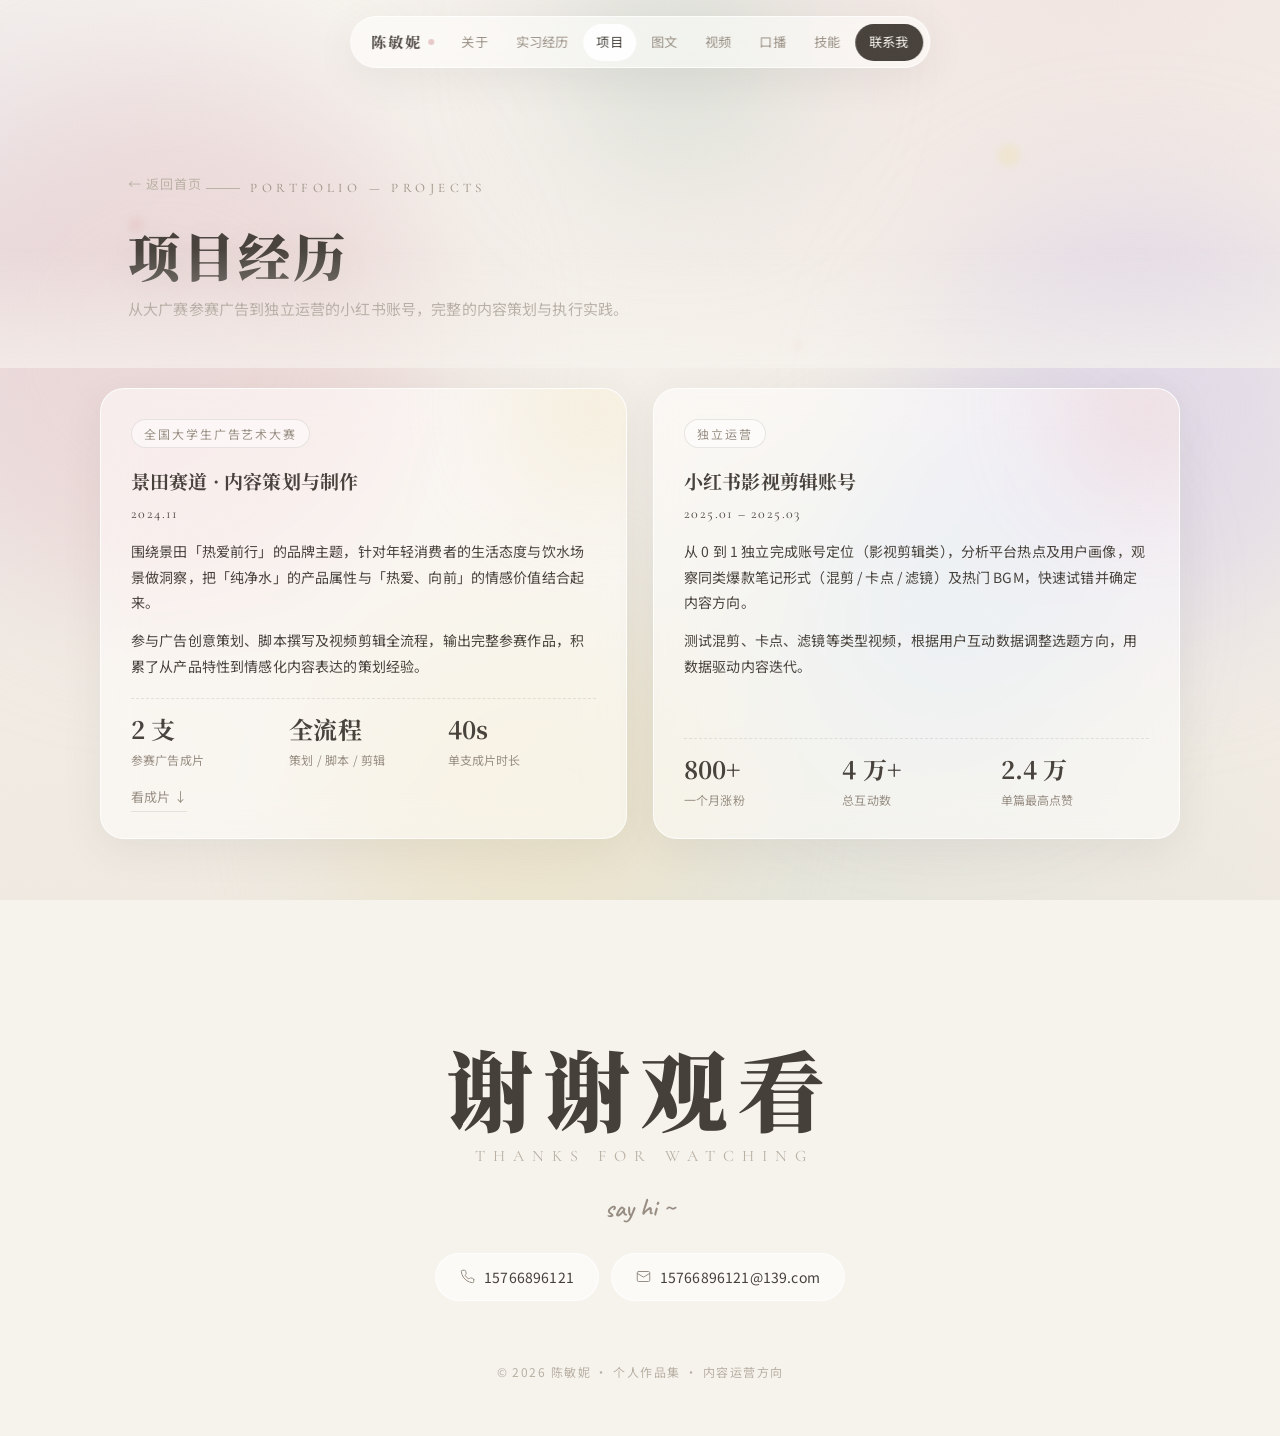
<file: projects.html>
<!DOCTYPE html>
<html lang="zh-CN">
<head>
  <meta charset="UTF-8">
  <meta name="viewport" content="width=device-width, initial-scale=1.0">
  <title>项目经历 · 陈敏妮作品集</title>
  <link rel="icon" href="data:image/svg+xml,%3Csvg xmlns='http://www.w3.org/2000/svg' viewBox='0 0 64 64'%3E%3Crect width='64' height='64' rx='14' fill='%23e7c8c8'/%3E%3Ctext x='32' y='44' font-size='34' font-family='serif' font-weight='700' text-anchor='middle' fill='%23fff'%3E敏%3C/text%3E%3C/svg%3E">
  <link rel="preconnect" href="https://fonts.googleapis.com">
  <link rel="preconnect" href="https://fonts.gstatic.com" crossorigin>
  <link href="https://fonts.googleapis.com/css2?family=Caveat:wght@400;600&family=Cormorant+Garamond:ital,wght@0,400;0,500;0,600;1,400&family=Noto+Sans+SC:wght@300;400;500&family=Noto+Serif+SC:wght@500;600;700;900&display=swap" rel="stylesheet">
  <link rel="stylesheet" href="assets/site.css">
</head>
<body>

  <div class="bg-orbs" aria-hidden="true">
    <div class="orb orb-1"></div>
    <div class="orb orb-2"></div>
    <div class="orb orb-3"></div>
    <div class="orb orb-4"></div>
    <div class="orb orb-5"></div>
    <span class="bokeh" style="width:16px;height:16px;left:10%;top:24%;background:#e7c8c8;--o:.6;animation-delay:.3s,0s"></span>
    <span class="bokeh" style="width:10px;height:10px;left:22%;top:64%;background:#d2c8e6;--o:.55;animation-delay:.9s,1.2s"></span>
    <span class="bokeh" style="width:22px;height:22px;left:78%;top:16%;background:#eee1bc;--o:.5;animation-delay:.6s,2.1s"></span>
    <span class="bokeh" style="width:12px;height:12px;left:86%;top:52%;background:#c6d7e7;--o:.6;animation-delay:1.2s,.6s"></span>
    <span class="bokeh" style="width:14px;height:14px;left:44%;top:84%;background:#c2d5c8;--o:.5;animation-delay:1.5s,1.8s"></span>
    <span class="bokeh" style="width:8px;height:8px;left:62%;top:38%;background:#e7c8c8;--o:.65;animation-delay:.4s,2.6s"></span>
  </div>
  <div class="grain" aria-hidden="true"></div>
  <div class="progress" id="progress" aria-hidden="true"></div>

  <nav class="nav" aria-label="页面导航">
    <a class="nav-brand" href="index.html">陈敏妮<i></i></a>
    <a class="nav-link" href="about.html">关于</a>
    <a class="nav-link" href="experience.html">实习经历</a>
    <a class="nav-link active" href="projects.html">项目</a>
    <a class="nav-link" href="works.html">图文</a>
    <a class="nav-link" href="videos.html">视频</a>
    <a class="nav-link" href="koubo.html">口播</a>
    <a class="nav-link" href="skills.html">技能</a>
    <a class="nav-cta" href="#contact">联系我</a>
  </nav>

  <header class="page-hero">
    <div class="wrap">
      <a class="back-link" href="index.html">← 返回首页</a>
      <p class="hero-label">Portfolio — Projects</p>
      <h1>项目经历</h1>
      <p class="page-sub">从大广赛参赛广告到独立运营的小红书账号，完整的内容策划与执行实践。</p>
    </div>
  </header>

  <main>
    <section id="projects" class="wrap" style="padding-top:20px">
      <div class="proj-grid">
        <article class="proj-card reveal">
          <span class="proj-tag">全国大学生广告艺术大赛</span>
          <h3>景田赛道 · 内容策划与制作</h3>
          <p class="proj-period">2024.11</p>
          <p>围绕景田「热爱前行」的品牌主题，针对年轻消费者的生活态度与饮水场景做洞察，把「纯净水」的产品属性与「热爱、向前」的情感价值结合起来。</p>
          <p>参与广告创意策划、脚本撰写及视频剪辑全流程，输出完整参赛作品，积累了从产品特性到情感化内容表达的策划经验。</p>
          <div class="proj-stats">
            <div class="stat"><b>2 支</b><span>参赛广告成片</span></div>
            <div class="stat"><b>全流程</b><span>策划 / 脚本 / 剪辑</span></div>
            <div class="stat"><b>40s</b><span>单支成片时长</span></div>
          </div>
          <a class="proj-link" href="videos.html">看成片 ↓</a>
        </article>
        <article class="proj-card reveal" style="transition-delay:120ms">
          <span class="proj-tag">独立运营</span>
          <h3>小红书影视剪辑账号</h3>
          <p class="proj-period">2025.01 – 2025.03</p>
          <p>从 0 到 1 独立完成账号定位（影视剪辑类），分析平台热点及用户画像，观察同类爆款笔记形式（混剪 / 卡点 / 滤镜）及热门 BGM，快速试错并确定内容方向。</p>
          <p>测试混剪、卡点、滤镜等类型视频，根据用户互动数据调整选题方向，用数据驱动内容迭代。</p>
          <div class="proj-stats">
            <div class="stat"><b>800+</b><span>一个月涨粉</span></div>
            <div class="stat"><b>4 万+</b><span>总互动数</span></div>
            <div class="stat"><b>2.4 万</b><span>单篇最高点赞</span></div>
          </div>
        </article>
      </div>
    </section>
  </main>

  <footer id="contact">
    <div class="wrap">
      <p class="thanks reveal">谢谢观看</p>
      <p class="thanks-en reveal">Thanks for Watching</p>
      <p class="hand reveal" style="margin:-24px 0 30px;transform:rotate(-2deg);font-size:26px">say hi ~</p>
      <div class="contact reveal">
        <a href="tel:15766896121">
          <svg viewBox="0 0 24 24" fill="none" stroke-width="1.6" stroke-linecap="round" stroke-linejoin="round"><path d="M22 16.9v3a2 2 0 01-2.2 2 19.8 19.8 0 01-8.6-3.1 19.5 19.5 0 01-6-6A19.8 19.8 0 012.1 4.2 2 2 0 014.1 2h3a2 2 0 012 1.7c.1 1 .4 2 .7 2.9a2 2 0 01-.5 2.1L8.1 10a16 16 0 006 6l1.3-1.3a2 2 0 012.1-.4c.9.3 1.9.5 2.9.7a2 2 0 011.6 2z"/></svg>
          15766896121
        </a>
        <a href="mailto:15766896121@139.com">
          <svg viewBox="0 0 24 24" fill="none" stroke-width="1.6" stroke-linecap="round" stroke-linejoin="round"><rect x="2" y="4" width="20" height="16" rx="2"/><path d="M2 7l10 6 10-6"/></svg>
          15766896121@139.com
        </a>
      </div>
      <p class="copyright">© <span id="year">2026</span> 陈敏妮 · 个人作品集 · 内容运营方向</p>
    </div>
  </footer>

  <script src="assets/data.js"></script>
  <script src="assets/site.js"></script>
</body>
</html>
</file>
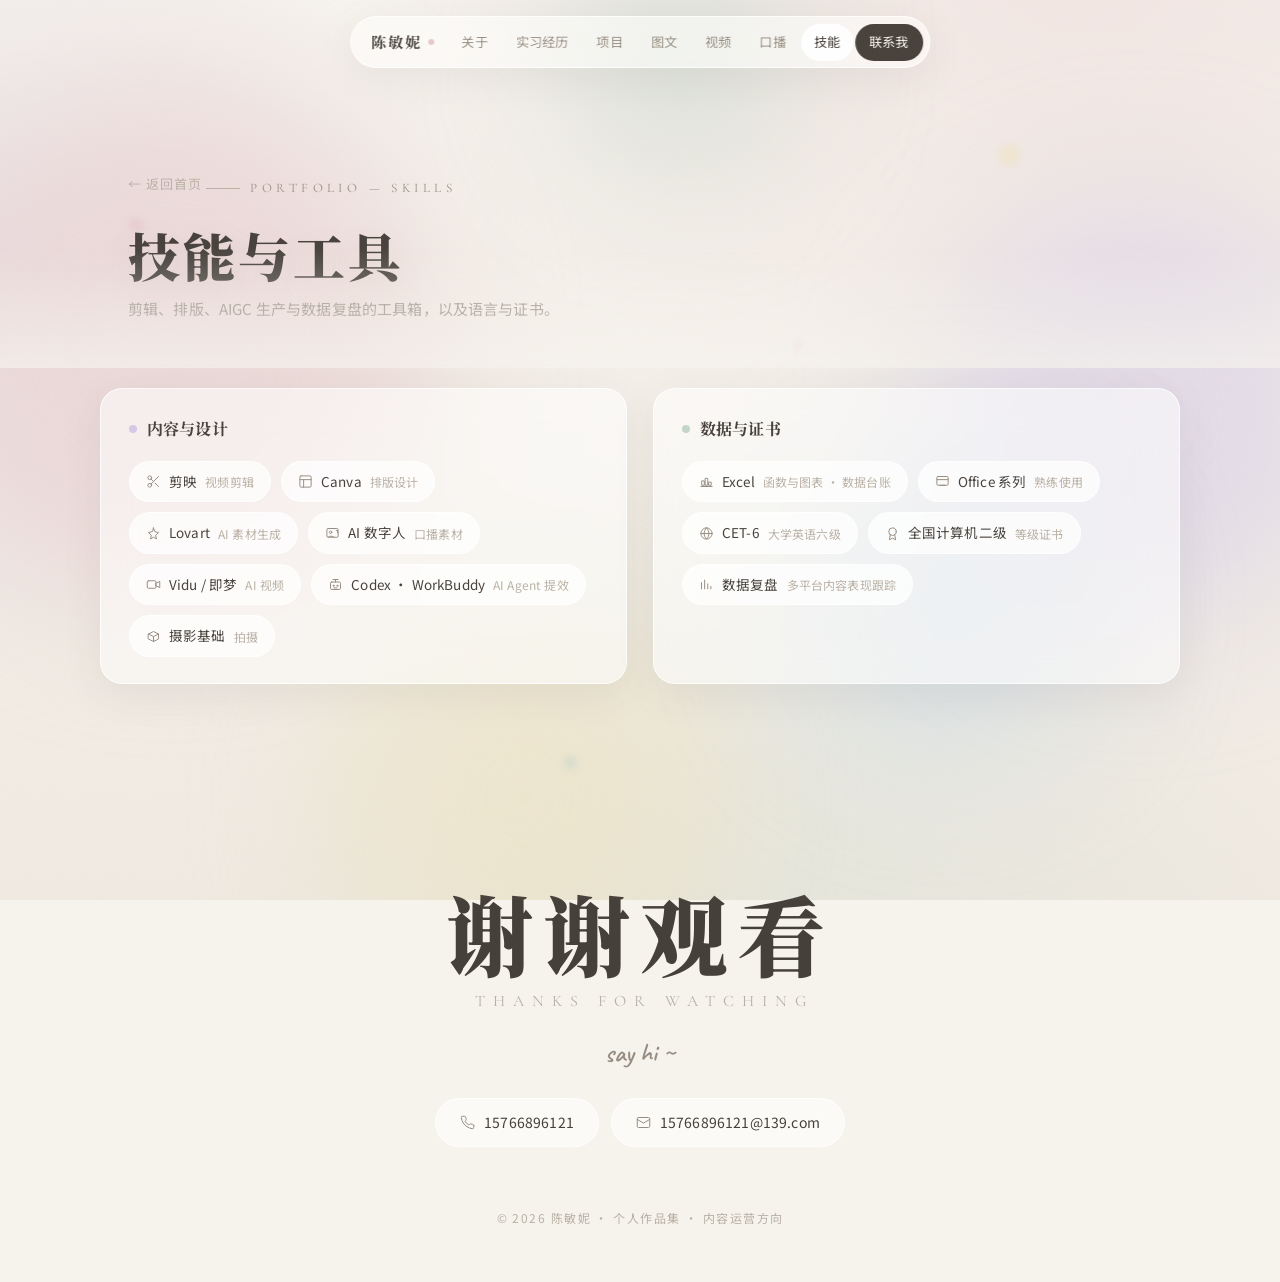
<file: skills.html>
<!DOCTYPE html>
<html lang="zh-CN">
<head>
  <meta charset="UTF-8">
  <meta name="viewport" content="width=device-width, initial-scale=1.0">
  <title>技能与工具 · 陈敏妮作品集</title>
  <link rel="icon" href="data:image/svg+xml,%3Csvg xmlns='http://www.w3.org/2000/svg' viewBox='0 0 64 64'%3E%3Crect width='64' height='64' rx='14' fill='%23e7c8c8'/%3E%3Ctext x='32' y='44' font-size='34' font-family='serif' font-weight='700' text-anchor='middle' fill='%23fff'%3E敏%3C/text%3E%3C/svg%3E">
  <link rel="preconnect" href="https://fonts.googleapis.com">
  <link rel="preconnect" href="https://fonts.gstatic.com" crossorigin>
  <link href="https://fonts.googleapis.com/css2?family=Caveat:wght@400;600&family=Cormorant+Garamond:ital,wght@0,400;0,500;0,600;1,400&family=Noto+Sans+SC:wght@300;400;500&family=Noto+Serif+SC:wght@500;600;700;900&display=swap" rel="stylesheet">
  <link rel="stylesheet" href="assets/site.css">
</head>
<body>

  <div class="bg-orbs" aria-hidden="true">
    <div class="orb orb-1"></div>
    <div class="orb orb-2"></div>
    <div class="orb orb-3"></div>
    <div class="orb orb-4"></div>
    <div class="orb orb-5"></div>
    <span class="bokeh" style="width:16px;height:16px;left:10%;top:24%;background:#e7c8c8;--o:.6;animation-delay:.3s,0s"></span>
    <span class="bokeh" style="width:10px;height:10px;left:22%;top:64%;background:#d2c8e6;--o:.55;animation-delay:.9s,1.2s"></span>
    <span class="bokeh" style="width:22px;height:22px;left:78%;top:16%;background:#eee1bc;--o:.5;animation-delay:.6s,2.1s"></span>
    <span class="bokeh" style="width:12px;height:12px;left:86%;top:52%;background:#c6d7e7;--o:.6;animation-delay:1.2s,.6s"></span>
    <span class="bokeh" style="width:14px;height:14px;left:44%;top:84%;background:#c2d5c8;--o:.5;animation-delay:1.5s,1.8s"></span>
    <span class="bokeh" style="width:8px;height:8px;left:62%;top:38%;background:#e7c8c8;--o:.65;animation-delay:.4s,2.6s"></span>
  </div>
  <div class="grain" aria-hidden="true"></div>
  <div class="progress" id="progress" aria-hidden="true"></div>

  <nav class="nav" aria-label="页面导航">
    <a class="nav-brand" href="index.html">陈敏妮<i></i></a>
    <a class="nav-link" href="about.html">关于</a>
    <a class="nav-link" href="experience.html">实习经历</a>
    <a class="nav-link" href="projects.html">项目</a>
    <a class="nav-link" href="works.html">图文</a>
    <a class="nav-link" href="videos.html">视频</a>
    <a class="nav-link" href="koubo.html">口播</a>
    <a class="nav-link active" href="skills.html">技能</a>
    <a class="nav-cta" href="#contact">联系我</a>
  </nav>

  <header class="page-hero">
    <div class="wrap">
      <a class="back-link" href="index.html">← 返回首页</a>
      <p class="hero-label">Portfolio — Skills</p>
      <h1>技能与工具</h1>
      <p class="page-sub">剪辑、排版、AIGC 生产与数据复盘的工具箱，以及语言与证书。</p>
    </div>
  </header>

  <main>
    <section id="skills" class="wrap" style="padding-top:20px">
      <div class="skill-groups">
        <div class="skill-group reveal">
          <h3>内容与设计</h3>
          <div class="skill-list">
            <span class="skill"><svg viewBox="0 0 24 24" fill="none" stroke-width="1.6" stroke-linecap="round" stroke-linejoin="round"><circle cx="6" cy="6" r="3"/><circle cx="6" cy="18" r="3"/><line x1="20" y1="4" x2="8.12" y2="15.88"/><line x1="14.47" y1="14.48" x2="20" y2="20"/><line x1="8.12" y1="8.12" x2="12" y2="12"/></svg>剪映<small>视频剪辑</small></span>
            <span class="skill"><svg viewBox="0 0 24 24" fill="none" stroke-width="1.6" stroke-linecap="round" stroke-linejoin="round"><rect x="3" y="3" width="18" height="18" rx="2"/><line x1="3" y1="9" x2="21" y2="9"/><line x1="9" y1="21" x2="9" y2="9"/></svg>Canva<small>排版设计</small></span>
            <span class="skill"><svg viewBox="0 0 24 24" fill="none" stroke-width="1.6" stroke-linecap="round" stroke-linejoin="round"><path d="M12 3l1.9 5.8L20 10.7l-4.5 4.1 1.2 5.9L12 17.8 7.3 20.7l1.2-5.9L4 10.7l6.1-1.9z"/></svg>Lovart<small>AI 素材生成</small></span>
            <span class="skill"><svg viewBox="0 0 24 24" fill="none" stroke-width="1.6" stroke-linecap="round" stroke-linejoin="round"><rect x="3" y="4" width="18" height="14" rx="2"/><circle cx="9" cy="10" r="2"/><path d="M5 18c1.5-2.5 8-2.5 9.5 0"/><path d="M18 7h2v4"/></svg>AI 数字人<small>口播素材</small></span>
            <span class="skill"><svg viewBox="0 0 24 24" fill="none" stroke-width="1.6" stroke-linecap="round" stroke-linejoin="round"><rect x="2" y="6" width="14" height="12" rx="2"/><path d="M16 10l6-3v10l-6-3z"/></svg>Vidu / 即梦<small>AI 视频</small></span>
            <span class="skill"><svg viewBox="0 0 24 24" fill="none" stroke-width="1.6" stroke-linecap="round" stroke-linejoin="round"><rect x="4" y="8" width="16" height="12" rx="2"/><path d="M12 8V4M8 4h8"/><circle cx="9" cy="14" r="1"/><circle cx="15" cy="14" r="1"/><path d="M9.5 17.5h5"/></svg>Codex · WorkBuddy<small>AI Agent 提效</small></span>
            <span class="skill"><svg viewBox="0 0 24 24" fill="none" stroke-width="1.6" stroke-linecap="round" stroke-linejoin="round"><path d="M4 8l8-4 8 4v8l-8 4-8-4z"/><path d="M4 8l8 4 8-4M12 12v8"/></svg>摄影基础<small>拍摄</small></span>
          </div>
        </div>
        <div class="skill-group reveal" style="transition-delay:120ms">
          <h3>数据与证书</h3>
          <div class="skill-list">
            <span class="skill"><svg viewBox="0 0 24 24" fill="none" stroke-width="1.6" stroke-linecap="round" stroke-linejoin="round"><line x1="3" y1="20" x2="21" y2="20"/><rect x="5" y="11" width="3.5" height="7"/><rect x="10.5" y="7" width="3.5" height="11"/><rect x="16" y="13" width="3.5" height="5"/></svg>Excel<small>函数与图表 · 数据台账</small></span>
            <span class="skill"><svg viewBox="0 0 24 24" fill="none" stroke-width="1.6" stroke-linecap="round" stroke-linejoin="round"><rect x="3" y="4" width="18" height="14" rx="2"/><line x1="3" y1="9" x2="21" y2="9"/><line x1="8" y1="18" x2="16" y2="18"/></svg>Office 系列<small>熟练使用</small></span>
            <span class="skill"><svg viewBox="0 0 24 24" fill="none" stroke-width="1.6" stroke-linecap="round" stroke-linejoin="round"><circle cx="12" cy="12" r="9"/><path d="M3 12h18M12 3c2.5 2.6 3.8 5.7 3.8 9S14.5 18.4 12 21c-2.5-2.6-3.8-5.7-3.8-9S9.5 5.6 12 3z"/></svg>CET-6<small>大学英语六级</small></span>
            <span class="skill"><svg viewBox="0 0 24 24" fill="none" stroke-width="1.6" stroke-linecap="round" stroke-linejoin="round"><circle cx="12" cy="9" r="6"/><path d="M8.5 14L7 22l5-2.5L17 22l-1.5-8"/></svg>全国计算机二级<small>等级证书</small></span>
            <span class="skill"><svg viewBox="0 0 24 24" fill="none" stroke-width="1.6" stroke-linecap="round" stroke-linejoin="round"><path d="M4 19V9M9 19V5M14 19v-8M19 19v-4"/></svg>数据复盘<small>多平台内容表现跟踪</small></span>
          </div>
        </div>
      </div>
    </section>
  </main>

  <footer id="contact">
    <div class="wrap">
      <p class="thanks reveal">谢谢观看</p>
      <p class="thanks-en reveal">Thanks for Watching</p>
      <p class="hand reveal" style="margin:-24px 0 30px;transform:rotate(-2deg);font-size:26px">say hi ~</p>
      <div class="contact reveal">
        <a href="tel:15766896121">
          <svg viewBox="0 0 24 24" fill="none" stroke-width="1.6" stroke-linecap="round" stroke-linejoin="round"><path d="M22 16.9v3a2 2 0 01-2.2 2 19.8 19.8 0 01-8.6-3.1 19.5 19.5 0 01-6-6A19.8 19.8 0 012.1 4.2 2 2 0 014.1 2h3a2 2 0 012 1.7c.1 1 .4 2 .7 2.9a2 2 0 01-.5 2.1L8.1 10a16 16 0 006 6l1.3-1.3a2 2 0 012.1-.4c.9.3 1.9.5 2.9.7a2 2 0 011.6 2z"/></svg>
          15766896121
        </a>
        <a href="mailto:15766896121@139.com">
          <svg viewBox="0 0 24 24" fill="none" stroke-width="1.6" stroke-linecap="round" stroke-linejoin="round"><rect x="2" y="4" width="20" height="16" rx="2"/><path d="M2 7l10 6 10-6"/></svg>
          15766896121@139.com
        </a>
      </div>
      <p class="copyright">© <span id="year">2026</span> 陈敏妮 · 个人作品集 · 内容运营方向</p>
    </div>
  </footer>

  <script src="assets/data.js"></script>
  <script src="assets/site.js"></script>
</body>
</html>
</file>
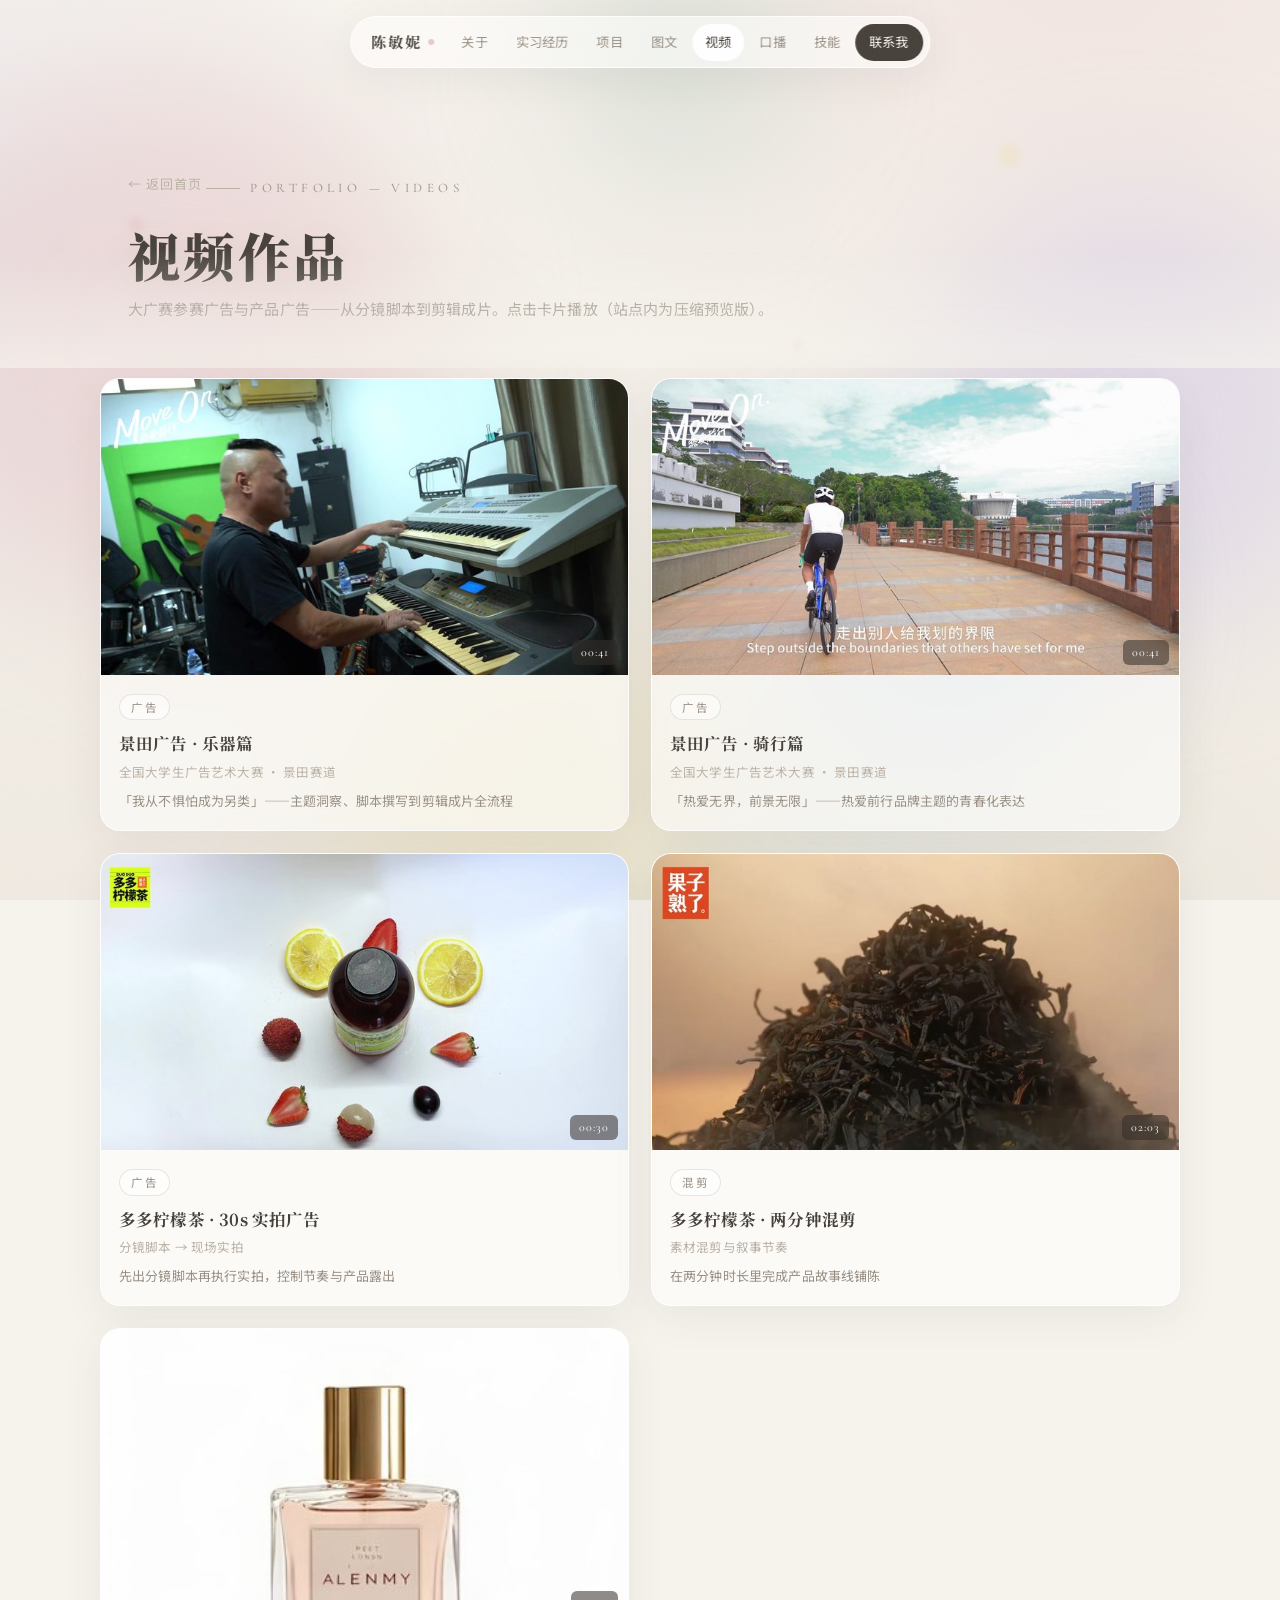
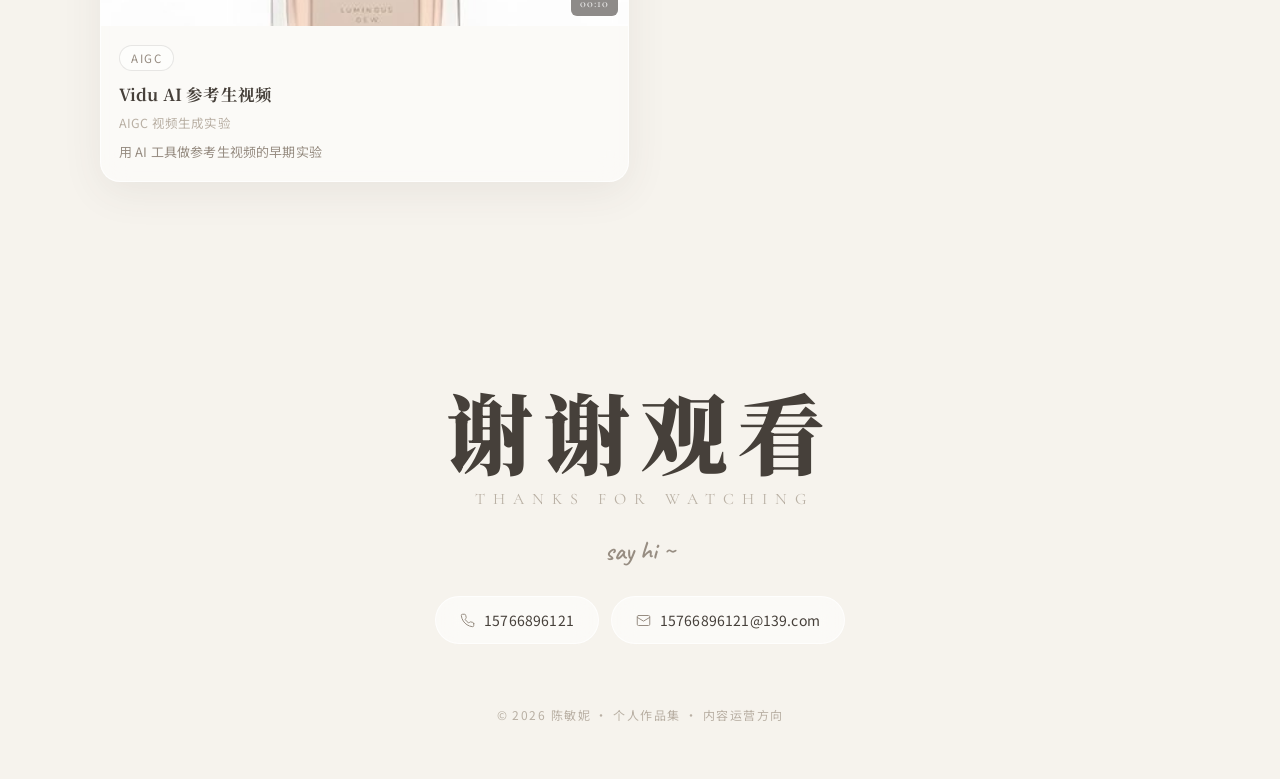
<file: videos.html>
<!DOCTYPE html>
<html lang="zh-CN">
<head>
  <meta charset="UTF-8">
  <meta name="viewport" content="width=device-width, initial-scale=1.0">
  <title>视频作品 · 陈敏妮作品集</title>
  <link rel="icon" href="data:image/svg+xml,%3Csvg xmlns='http://www.w3.org/2000/svg' viewBox='0 0 64 64'%3E%3Crect width='64' height='64' rx='14' fill='%23e7c8c8'/%3E%3Ctext x='32' y='44' font-size='34' font-family='serif' font-weight='700' text-anchor='middle' fill='%23fff'%3E敏%3C/text%3E%3C/svg%3E">
  <link rel="preconnect" href="https://fonts.googleapis.com">
  <link rel="preconnect" href="https://fonts.gstatic.com" crossorigin>
  <link href="https://fonts.googleapis.com/css2?family=Caveat:wght@400;600&family=Cormorant+Garamond:ital,wght@0,400;0,500;0,600;1,400&family=Noto+Sans+SC:wght@300;400;500&family=Noto+Serif+SC:wght@500;600;700;900&display=swap" rel="stylesheet">
  <link rel="stylesheet" href="assets/site.css">
</head>
<body>

  <div class="bg-orbs" aria-hidden="true">
    <div class="orb orb-1"></div>
    <div class="orb orb-2"></div>
    <div class="orb orb-3"></div>
    <div class="orb orb-4"></div>
    <div class="orb orb-5"></div>
    <span class="bokeh" style="width:16px;height:16px;left:10%;top:24%;background:#e7c8c8;--o:.6;animation-delay:.3s,0s"></span>
    <span class="bokeh" style="width:10px;height:10px;left:22%;top:64%;background:#d2c8e6;--o:.55;animation-delay:.9s,1.2s"></span>
    <span class="bokeh" style="width:22px;height:22px;left:78%;top:16%;background:#eee1bc;--o:.5;animation-delay:.6s,2.1s"></span>
    <span class="bokeh" style="width:12px;height:12px;left:86%;top:52%;background:#c6d7e7;--o:.6;animation-delay:1.2s,.6s"></span>
    <span class="bokeh" style="width:14px;height:14px;left:44%;top:84%;background:#c2d5c8;--o:.5;animation-delay:1.5s,1.8s"></span>
    <span class="bokeh" style="width:8px;height:8px;left:62%;top:38%;background:#e7c8c8;--o:.65;animation-delay:.4s,2.6s"></span>
  </div>
  <div class="grain" aria-hidden="true"></div>
  <div class="progress" id="progress" aria-hidden="true"></div>

  <nav class="nav" aria-label="页面导航">
    <a class="nav-brand" href="index.html">陈敏妮<i></i></a>
    <a class="nav-link" href="about.html">关于</a>
    <a class="nav-link" href="experience.html">实习经历</a>
    <a class="nav-link" href="projects.html">项目</a>
    <a class="nav-link" href="works.html">图文</a>
    <a class="nav-link active" href="videos.html">视频</a>
    <a class="nav-link" href="koubo.html">口播</a>
    <a class="nav-link" href="skills.html">技能</a>
    <a class="nav-cta" href="#contact">联系我</a>
  </nav>

  <header class="page-hero">
    <div class="wrap">
      <a class="back-link" href="index.html">← 返回首页</a>
      <p class="hero-label">Portfolio — Videos</p>
      <h1>视频作品</h1>
      <p class="page-sub">大广赛参赛广告与产品广告——从分镜脚本到剪辑成片。点击卡片播放（站点内为压缩预览版）。</p>
    </div>
  </header>

  <main>
    <section id="videos" class="wrap" style="padding-top:10px">
      <div class="video-grid" id="videoGrid"></div>
    </section>
  </main>

  <footer id="contact">
    <div class="wrap">
      <p class="thanks reveal">谢谢观看</p>
      <p class="thanks-en reveal">Thanks for Watching</p>
      <p class="hand reveal" style="margin:-24px 0 30px;transform:rotate(-2deg);font-size:26px">say hi ~</p>
      <div class="contact reveal">
        <a href="tel:15766896121">
          <svg viewBox="0 0 24 24" fill="none" stroke-width="1.6" stroke-linecap="round" stroke-linejoin="round"><path d="M22 16.9v3a2 2 0 01-2.2 2 19.8 19.8 0 01-8.6-3.1 19.5 19.5 0 01-6-6A19.8 19.8 0 012.1 4.2 2 2 0 014.1 2h3a2 2 0 012 1.7c.1 1 .4 2 .7 2.9a2 2 0 01-.5 2.1L8.1 10a16 16 0 006 6l1.3-1.3a2 2 0 012.1-.4c.9.3 1.9.5 2.9.7a2 2 0 011.6 2z"/></svg>
          15766896121
        </a>
        <a href="mailto:15766896121@139.com">
          <svg viewBox="0 0 24 24" fill="none" stroke-width="1.6" stroke-linecap="round" stroke-linejoin="round"><rect x="2" y="4" width="20" height="16" rx="2"/><path d="M2 7l10 6 10-6"/></svg>
          15766896121@139.com
        </a>
      </div>
      <p class="copyright">© <span id="year">2026</span> 陈敏妮 · 个人作品集 · 内容运营方向</p>
    </div>
  </footer>

  <!-- 视频弹窗 -->
  <div class="vmodal" id="videoModal" hidden role="dialog" aria-modal="true" aria-label="视频播放">
    <div class="vm-backdrop"></div>
    <div class="vm-panel">
      <header class="vm-head">
        <div>
          <h3 id="vmTitle"></h3>
          <p id="vmSub"></p>
        </div>
        <button class="vm-close" id="vmClose" aria-label="关闭">✕</button>
      </header>
      <div class="vm-player">
        <video id="vmVideo" controls playsinline preload="none"></video>
      </div>
      <p class="vm-note" id="vmNote"></p>
    </div>
  </div>

  <script src="assets/data.js"></script>
  <script src="assets/site.js"></script>
</body>
</html>
</file>
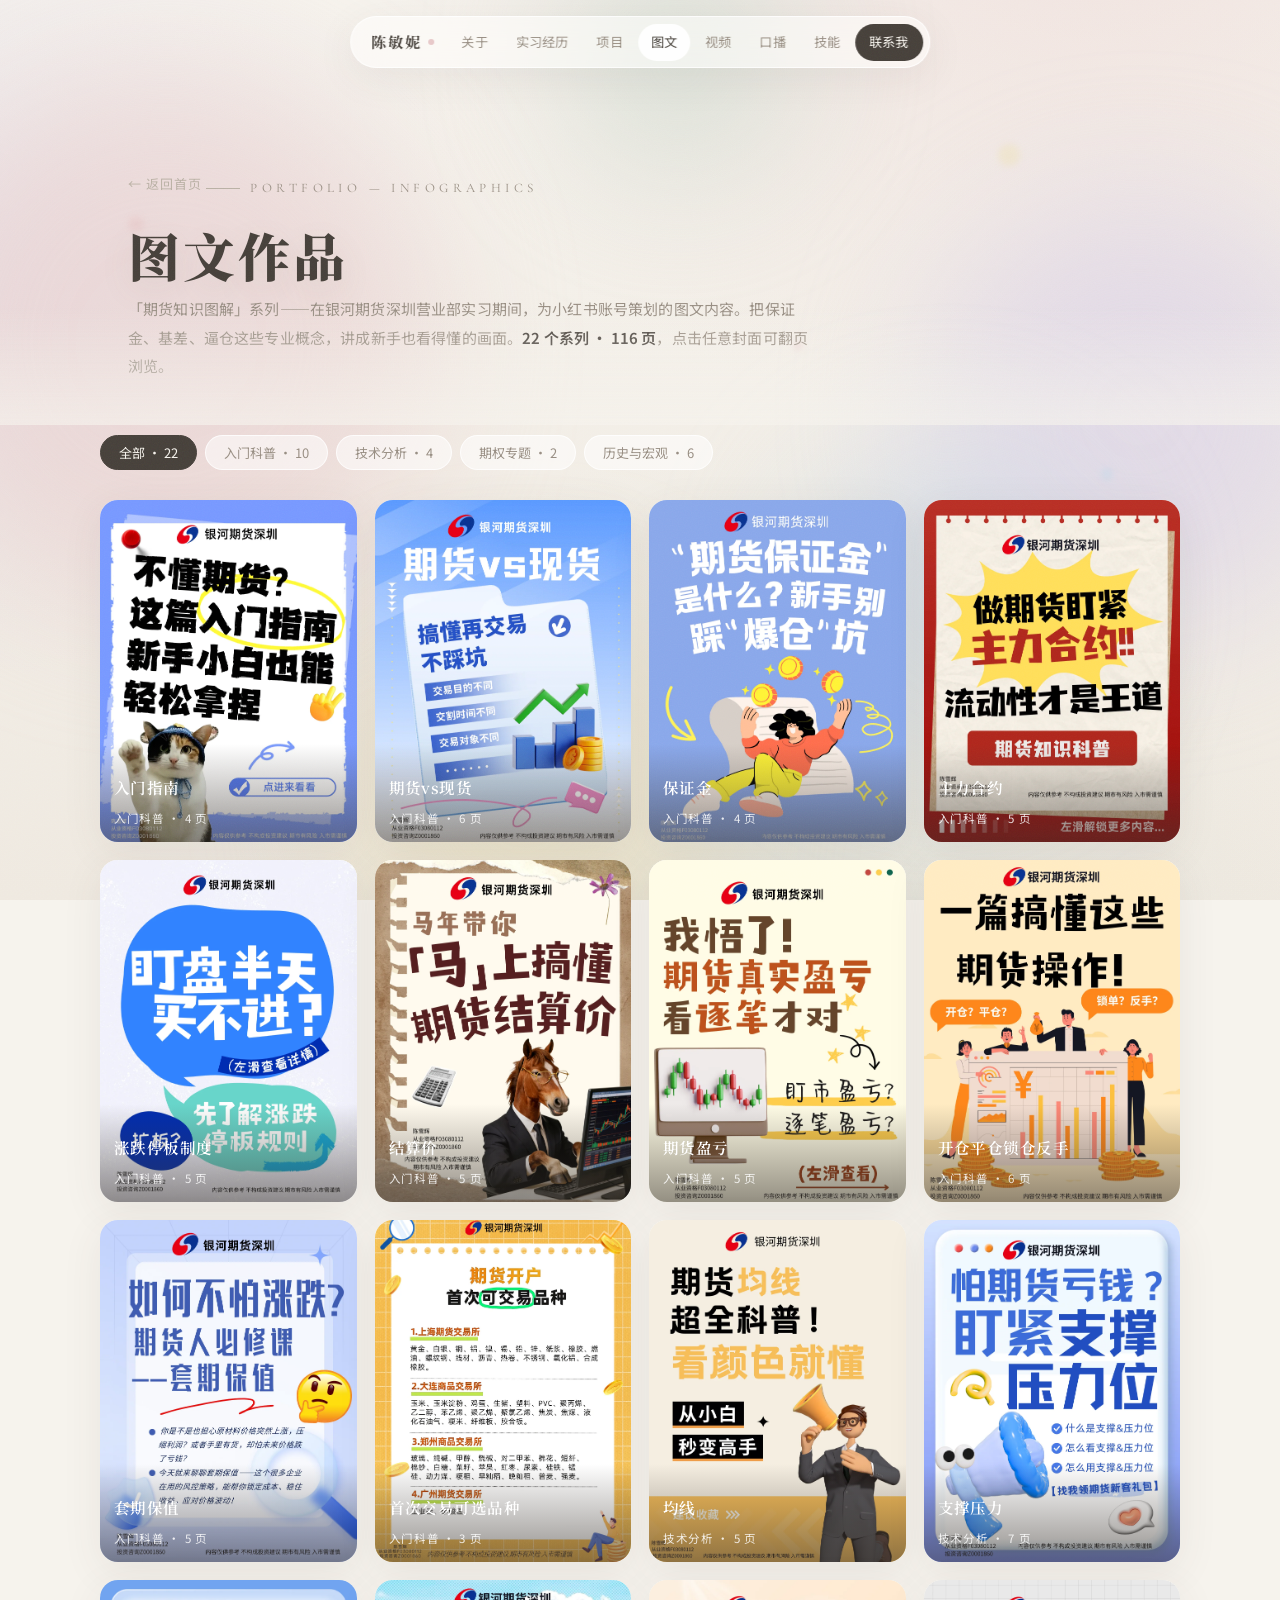
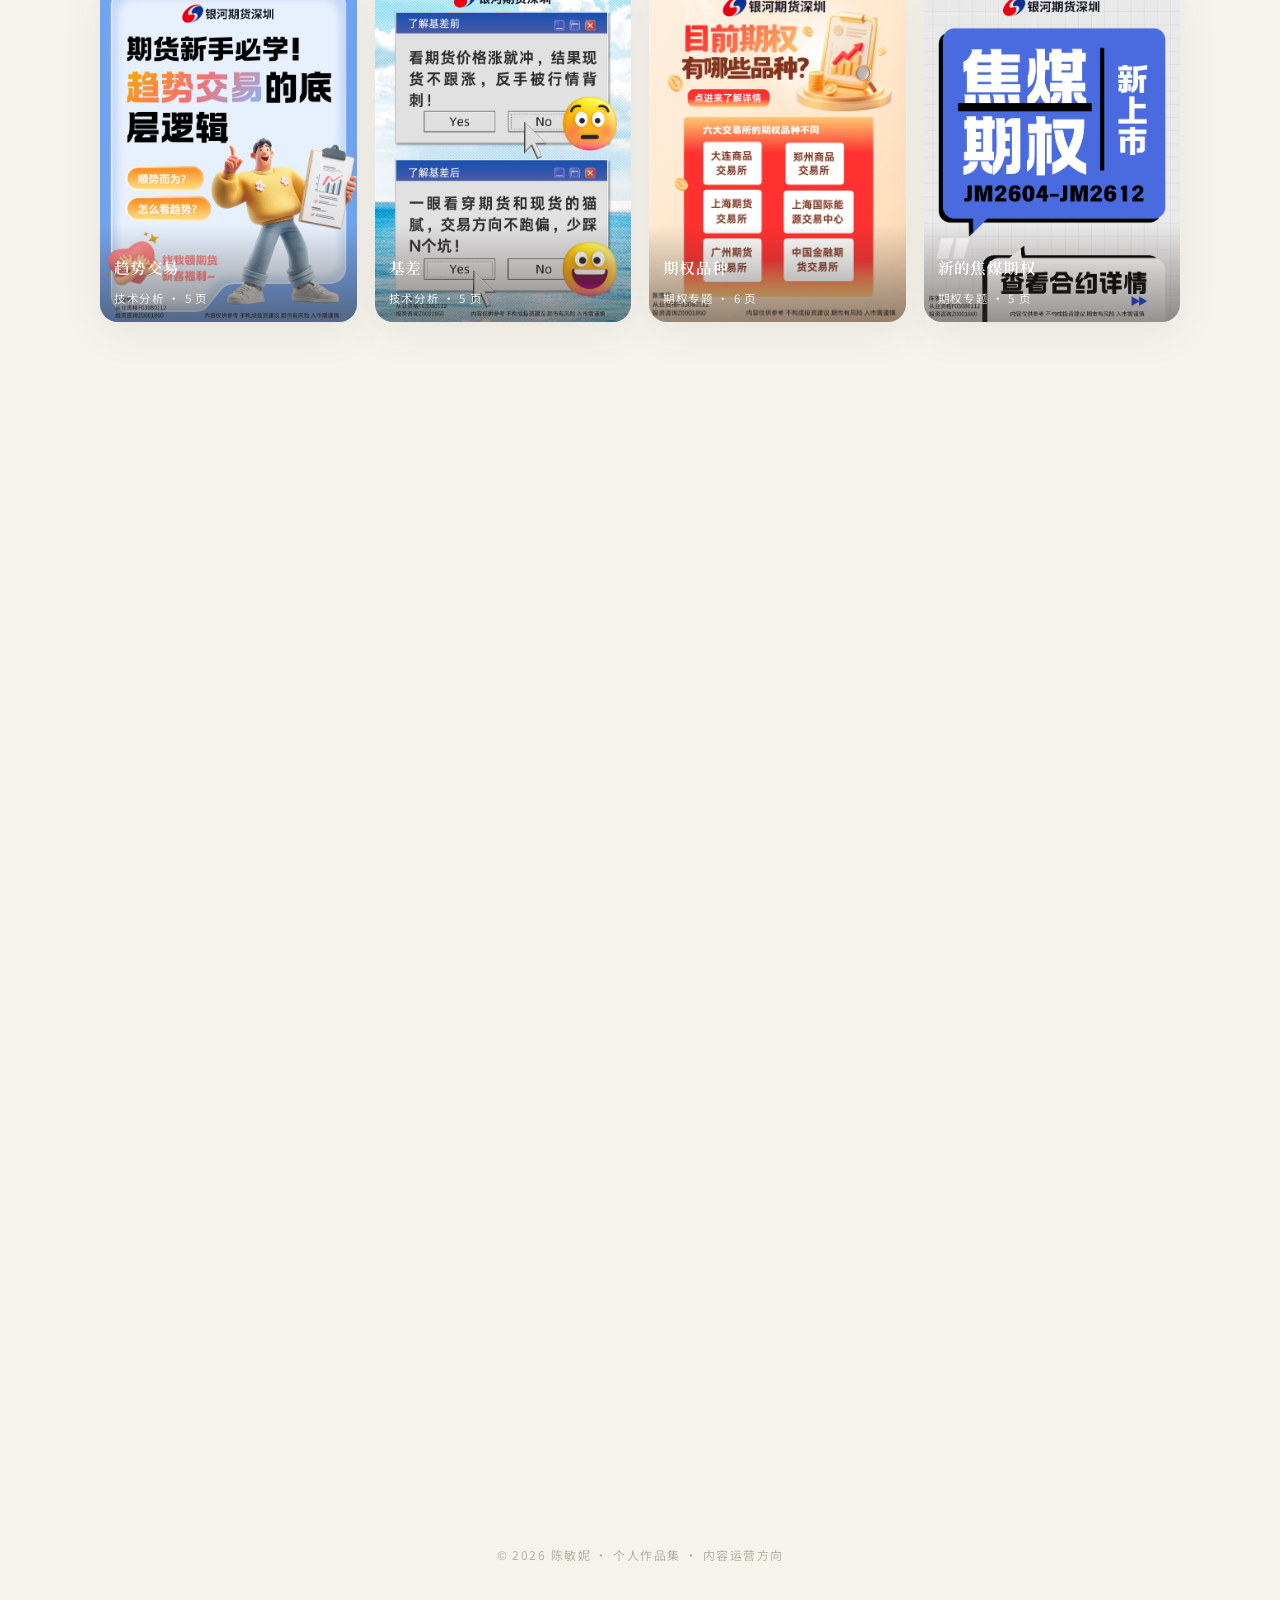
<file: works.html>
<!DOCTYPE html>
<html lang="zh-CN">
<head>
  <meta charset="UTF-8">
  <meta name="viewport" content="width=device-width, initial-scale=1.0">
  <title>图文作品 · 陈敏妮作品集</title>
  <link rel="icon" href="data:image/svg+xml,%3Csvg xmlns='http://www.w3.org/2000/svg' viewBox='0 0 64 64'%3E%3Crect width='64' height='64' rx='14' fill='%23e7c8c8'/%3E%3Ctext x='32' y='44' font-size='34' font-family='serif' font-weight='700' text-anchor='middle' fill='%23fff'%3E敏%3C/text%3E%3C/svg%3E">
  <link rel="preconnect" href="https://fonts.googleapis.com">
  <link rel="preconnect" href="https://fonts.gstatic.com" crossorigin>
  <link href="https://fonts.googleapis.com/css2?family=Caveat:wght@400;600&family=Cormorant+Garamond:ital,wght@0,400;0,500;0,600;1,400&family=Noto+Sans+SC:wght@300;400;500&family=Noto+Serif+SC:wght@500;600;700;900&display=swap" rel="stylesheet">
  <link rel="stylesheet" href="assets/site.css">
</head>
<body>

  <div class="bg-orbs" aria-hidden="true">
    <div class="orb orb-1"></div>
    <div class="orb orb-2"></div>
    <div class="orb orb-3"></div>
    <div class="orb orb-4"></div>
    <div class="orb orb-5"></div>
    <span class="bokeh" style="width:16px;height:16px;left:10%;top:24%;background:#e7c8c8;--o:.6;animation-delay:.3s,0s"></span>
    <span class="bokeh" style="width:10px;height:10px;left:22%;top:64%;background:#d2c8e6;--o:.55;animation-delay:.9s,1.2s"></span>
    <span class="bokeh" style="width:22px;height:22px;left:78%;top:16%;background:#eee1bc;--o:.5;animation-delay:.6s,2.1s"></span>
    <span class="bokeh" style="width:12px;height:12px;left:86%;top:52%;background:#c6d7e7;--o:.6;animation-delay:1.2s,.6s"></span>
    <span class="bokeh" style="width:14px;height:14px;left:44%;top:84%;background:#c2d5c8;--o:.5;animation-delay:1.5s,1.8s"></span>
    <span class="bokeh" style="width:8px;height:8px;left:62%;top:38%;background:#e7c8c8;--o:.65;animation-delay:.4s,2.6s"></span>
  </div>
  <div class="grain" aria-hidden="true"></div>
  <div class="progress" id="progress" aria-hidden="true"></div>

  <nav class="nav" aria-label="页面导航">
    <a class="nav-brand" href="index.html">陈敏妮<i></i></a>
    <a class="nav-link" href="about.html">关于</a>
    <a class="nav-link" href="experience.html">实习经历</a>
    <a class="nav-link" href="projects.html">项目</a>
    <a class="nav-link active" href="works.html">图文</a>
    <a class="nav-link" href="videos.html">视频</a>
    <a class="nav-link" href="koubo.html">口播</a>
    <a class="nav-link" href="skills.html">技能</a>
    <a class="nav-cta" href="#contact">联系我</a>
  </nav>

  <header class="page-hero">
    <div class="wrap">
      <a class="back-link" href="index.html">← 返回首页</a>
      <p class="hero-label">Portfolio — Infographics</p>
      <h1>图文作品</h1>
      <p class="page-sub">「期货知识图解」系列——在银河期货深圳营业部实习期间，为小红书账号策划的图文内容。把保证金、基差、逼仓这些专业概念，讲成新手也看得懂的画面。<b>22 个系列 · 116 页</b>，点击任意封面可翻页浏览。</p>
    </div>
  </header>

  <main>
    <section id="works" class="wrap" style="padding-top:10px">
      <div class="filters reveal" id="filters" role="tablist" aria-label="系列分类筛选"></div>
      <div class="series-grid" id="seriesGrid"></div>
    </section>
  </main>

  <footer id="contact">
    <div class="wrap">
      <p class="thanks reveal">谢谢观看</p>
      <p class="thanks-en reveal">Thanks for Watching</p>
      <p class="hand reveal" style="margin:-24px 0 30px;transform:rotate(-2deg);font-size:26px">say hi ~</p>
      <div class="contact reveal">
        <a href="tel:15766896121">
          <svg viewBox="0 0 24 24" fill="none" stroke-width="1.6" stroke-linecap="round" stroke-linejoin="round"><path d="M22 16.9v3a2 2 0 01-2.2 2 19.8 19.8 0 01-8.6-3.1 19.5 19.5 0 01-6-6A19.8 19.8 0 012.1 4.2 2 2 0 014.1 2h3a2 2 0 012 1.7c.1 1 .4 2 .7 2.9a2 2 0 01-.5 2.1L8.1 10a16 16 0 006 6l1.3-1.3a2 2 0 012.1-.4c.9.3 1.9.5 2.9.7a2 2 0 011.6 2z"/></svg>
          15766896121
        </a>
        <a href="mailto:15766896121@139.com">
          <svg viewBox="0 0 24 24" fill="none" stroke-width="1.6" stroke-linecap="round" stroke-linejoin="round"><rect x="2" y="4" width="20" height="16" rx="2"/><path d="M2 7l10 6 10-6"/></svg>
          15766896121@139.com
        </a>
      </div>
      <p class="copyright">© <span id="year">2026</span> 陈敏妮 · 个人作品集 · 内容运营方向</p>
    </div>
  </footer>

  <!-- 图文灯箱 -->
  <div class="lightbox" id="seriesLightbox" hidden role="dialog" aria-modal="true" aria-label="图文翻页浏览">
    <div class="lb-backdrop"></div>
    <div class="lb-panel">
      <header class="lb-head">
        <div class="lb-title"><b id="lbName"></b><span id="lbCount"></span></div>
        <button class="lb-close" id="lbClose" aria-label="关闭">✕</button>
      </header>
      <div class="lb-stage">
        <button class="lb-arrow prev" aria-label="上一页">‹</button>
        <img id="lbImg" alt="">
        <button class="lb-arrow next" aria-label="下一页">›</button>
      </div>
      <div class="lb-thumbs" id="lbThumbs"></div>
      <p class="lb-hint">← → 键盘切换 · ESC 关闭 · 触屏可左右滑动</p>
    </div>
  </div>

  <script src="assets/data.js"></script>
  <script src="assets/site.js"></script>
</body>
</html>
</file>
<file: assets/site.css>
/* ============================================================
   陈敏妮 · 个人作品集 — 朦胧 ins 风格
   奶油底 × 弥散色晕 × 磨砂玻璃 × 胶片颗粒 × 模糊上载
   ============================================================ */

:root {
  --bg: #f6f3ed;
  --bg-deep: #efe9e0;
  --ink: #46403a;
  --ink-soft: #978d82;
  --ink-faint: #b9b0a4;
  --line: rgba(70, 64, 58, 0.12);
  --pink: #e7c8c8;
  --lilac: #d2c8e6;
  --sage: #c2d5c8;
  --butter: #eee1bc;
  --sky: #c6d7e7;
  --glass: rgba(255, 255, 255, 0.55);
  --glass-strong: rgba(255, 255, 255, 0.78);
  --glass-border: rgba(255, 255, 255, 0.75);
  --shadow-soft: 0 10px 40px rgba(80, 70, 60, 0.08);
  --shadow-lift: 0 18px 60px rgba(80, 70, 60, 0.14);
  --serif: "Noto Serif SC", "Songti SC", "STSong", "SimSun", serif;
  --sans: "Noto Sans SC", "PingFang SC", "Microsoft YaHei", "Segoe UI", sans-serif;
  --kai: "Kaiti SC", "STKaiti", "KaiTi", "楷体", cursive;
  --hand: "Caveat", "Kaiti SC", "STKaiti", "KaiTi", cursive;
  --latin: "Cormorant Garamond", "Georgia", "Times New Roman", serif;
  --ease-out: cubic-bezier(0.22, 1, 0.36, 1);
}

* { margin: 0; padding: 0; box-sizing: border-box; }

html { scroll-behavior: smooth; }

body {
  font-family: var(--sans);
  font-weight: 400;
  color: var(--ink);
  background: var(--bg);
  line-height: 1.75;
  letter-spacing: 0.01em;
  overflow-x: hidden;
  -webkit-font-smoothing: antialiased;
}

::selection { background: var(--pink); color: #fff; }

/* ---------- 弥散色晕背景 ---------- */
.bg-orbs {
  position: fixed;
  inset: 0;
  z-index: -2;
  overflow: hidden;
  background:
    radial-gradient(1200px 800px at 85% -5%, rgba(231, 200, 200, 0.35), transparent 60%),
    radial-gradient(1000px 700px at -10% 30%, rgba(210, 200, 230, 0.32), transparent 60%),
    radial-gradient(900px 900px at 60% 110%, rgba(194, 213, 200, 0.28), transparent 62%),
    linear-gradient(180deg, var(--bg) 0%, var(--bg-deep) 100%);
}
.orb {
  position: absolute;
  border-radius: 50%;
  filter: blur(70px);
  opacity: 0.5;
  will-change: transform;
}
.orb-1 { width: 42vw; height: 42vw; left: -8vw; top: 8vh; background: var(--pink); animation: drift1 26s ease-in-out infinite; }
.orb-2 { width: 34vw; height: 34vw; right: -6vw; top: 22vh; background: var(--lilac); animation: drift2 32s ease-in-out infinite; }
.orb-3 { width: 30vw; height: 30vw; left: 26vw; bottom: -10vh; background: var(--butter); animation: drift3 38s ease-in-out infinite; }
.orb-4 { width: 24vw; height: 24vw; right: 14vw; bottom: 16vh; background: var(--sky); animation: drift1 30s ease-in-out infinite reverse; }
.orb-5 { width: 18vw; height: 18vw; left: 44vw; top: -6vh; background: var(--sage); animation: drift2 24s ease-in-out infinite reverse; }

@keyframes drift1 {
  0%, 100% { transform: translate(0, 0) scale(1); }
  50% { transform: translate(6vw, 4vh) scale(1.12); }
}
@keyframes drift2 {
  0%, 100% { transform: translate(0, 0) scale(1.05); }
  50% { transform: translate(-5vw, 6vh) scale(0.92); }
}
@keyframes drift3 {
  0%, 100% { transform: translate(0, 0) scale(0.95); }
  50% { transform: translate(4vw, -5vh) scale(1.1); }
}

/* ---------- 胶片颗粒 ---------- */
.grain {
  position: fixed;
  inset: 0;
  z-index: 500;
  pointer-events: none;
  opacity: 0.55;
  mix-blend-mode: soft-light;
  background-image: url("data:image/svg+xml,%3Csvg xmlns='http://www.w3.org/2000/svg' width='180' height='180'%3E%3Cfilter id='n'%3E%3CfeTurbulence type='fractalNoise' baseFrequency='0.85' numOctaves='2' stitchTiles='stitch'/%3E%3C/filter%3E%3Crect width='180' height='180' filter='url(%23n)' opacity='0.32'/%3E%3C/svg%3E");
}

/* ---------- 顶部进度线 ---------- */
.progress {
  position: fixed;
  top: 0; left: 0;
  height: 2px;
  width: 100%;
  transform-origin: 0 50%;
  transform: scaleX(0);
  z-index: 250;
  background: linear-gradient(90deg, var(--pink), var(--lilac), var(--sage), var(--sky));
}

/* ---------- 导航 ---------- */
.nav {
  position: fixed;
  top: 16px; left: 50%;
  transform: translateX(-50%);
  z-index: 200;
  display: flex;
  align-items: center;
  gap: 2px;
  padding: 6px;
  border-radius: 999px;
  background: rgba(255, 255, 255, 0.55);
  -webkit-backdrop-filter: blur(16px) saturate(1.4);
  backdrop-filter: blur(16px) saturate(1.4);
  border: 1px solid var(--glass-border);
  box-shadow: var(--shadow-soft);
}
.nav-brand {
  font-family: var(--serif);
  font-weight: 700;
  font-size: 15px;
  letter-spacing: 0.12em;
  padding: 6px 12px 6px 14px;
  color: var(--ink);
  text-decoration: none;
  white-space: nowrap;
}
.nav-brand i {
  display: inline-block;
  width: 6px; height: 6px;
  border-radius: 50%;
  background: var(--pink);
  margin-left: 7px;
  vertical-align: 3px;
}
.nav a.nav-link {
  padding: 7px 13px;
  border-radius: 999px;
  font-size: 13px;
  color: var(--ink-soft);
  text-decoration: none;
  white-space: nowrap;
  transition: color 0.3s, background 0.3s;
}
.nav a.nav-link:hover { color: var(--ink); background: rgba(255, 255, 255, 0.85); }
.nav a.nav-link.active { color: var(--ink); background: rgba(255, 255, 255, 0.9); }
.nav-cta {
  padding: 7px 14px !important;
  border-radius: 999px;
  background: var(--ink);
  color: #f6f3ed !important;
  font-size: 13px;
  text-decoration: none;
  white-space: nowrap;
  transition: transform 0.3s var(--ease-out), opacity 0.3s;
}
.nav-cta:hover { transform: translateY(-1px); opacity: 0.88; }

/* ---------- 布局骨架 ---------- */
.wrap {
  max-width: 1080px;
  margin: 0 auto;
  padding: 0 28px;
}

section { scroll-margin-top: 84px; }

.sec-head {
  display: flex;
  align-items: baseline;
  gap: 14px;
  margin-bottom: 44px;
}
.sec-no {
  font-family: var(--latin);
  font-size: 15px;
  color: var(--ink-faint);
  letter-spacing: 0.1em;
}
.sec-head h2 {
  font-family: var(--serif);
  font-weight: 700;
  font-size: clamp(24px, 3.4vw, 32px);
  letter-spacing: 0.06em;
}
.sec-en {
  font-family: var(--latin);
  font-size: 13px;
  letter-spacing: 0.28em;
  color: var(--ink-faint);
  text-transform: uppercase;
}
.sec-head::after {
  content: "";
  flex: 1;
  height: 1px;
  background: linear-gradient(90deg, var(--line), transparent);
  align-self: center;
  margin-top: 6px;
}

/* ---------- 滚动显现 ---------- */
.reveal {
  opacity: 0;
  transform: translateY(28px);
  filter: blur(8px);
  transition:
    opacity 1s ease,
    transform 1s var(--ease-out),
    filter 1s ease;
}
.reveal.visible { opacity: 1; transform: none; filter: none; }

/* ---------- 子页页头 ---------- */
.page-hero {
  position: relative;
  padding: 168px 0 44px;
}
.page-hero::after {
  content: "";
  position: absolute;
  left: 0; right: 0; bottom: 0;
  height: 120px;
  background: linear-gradient(180deg, transparent, rgba(246, 243, 237, 0.65));
  pointer-events: none;
}
.page-hero h1 {
  font-family: var(--serif);
  font-weight: 900;
  font-size: clamp(36px, 4.6vw, 52px);
  letter-spacing: 0.06em;
  line-height: 1.1;
  margin-bottom: 12px;
  text-shadow: 0 10px 34px rgba(120, 105, 90, 0.12);
}
.page-sub {
  font-size: 15px;
  color: var(--ink-soft);
  max-width: 46em;
  line-height: 1.9;
}
.page-sub b { color: var(--ink); font-weight: 600; }
.back-link {
  display: inline-flex;
  align-items: center;
  gap: 7px;
  font-size: 13px;
  color: var(--ink-faint);
  text-decoration: none;
  margin-bottom: 30px;
  letter-spacing: 0.08em;
  transition: color 0.3s;
}
.back-link:hover { color: var(--ink); }

/* ---------- HERO ---------- */
.hero {
  position: relative;
  min-height: 100svh;
  display: flex;
  flex-direction: column;
  justify-content: center;
  overflow: hidden;
}
.hero-inner {
  position: relative;
  z-index: 2;
  display: grid;
  grid-template-columns: 1.05fr 0.95fr;
  align-items: center;
  gap: 48px;
  padding: 100px 28px 80px;
}
.hero-copy { min-width: 0; }

.hero-label {
  display: inline-flex;
  align-items: center;
  gap: 10px;
  font-family: var(--latin);
  font-size: 13px;
  letter-spacing: 0.34em;
  text-transform: uppercase;
  color: var(--ink-soft);
  margin-bottom: 26px;
}
.hero-label::before {
  content: "";
  width: 34px; height: 1px;
  background: var(--ink-faint);
}
.hero h1 {
  font-family: var(--serif);
  font-weight: 900;
  font-size: clamp(44px, 4.8vw, 60px);
  line-height: 1.06;
  letter-spacing: 0.06em;
  margin-bottom: 10px;
  text-shadow: 0 10px 34px rgba(120, 105, 90, 0.12);
}
.hero-pinyin {
  font-family: var(--latin);
  font-size: 14px;
  letter-spacing: 0.4em;
  color: var(--ink-faint);
  text-transform: uppercase;
  margin-bottom: 4px;
}
.hero-hello {
  display: inline-block;
  font-size: 30px;
  color: #c98f8f;
  transform: rotate(-3deg);
  margin-bottom: 22px;
  text-shadow: 0 6px 18px rgba(201, 143, 143, 0.25);
}
.hero-tagline {
  font-family: var(--serif);
  font-weight: 500;
  font-size: clamp(18px, 2.6vw, 25px);
  letter-spacing: 0.05em;
  color: var(--ink);
  margin-bottom: 34px;
  max-width: 22em;
}
.hero-chips { display: flex; flex-wrap: wrap; gap: 10px; margin-bottom: 44px; }
.hero-chips span {
  padding: 7px 16px;
  border-radius: 999px;
  font-size: 13px;
  color: var(--ink-soft);
  background: var(--glass);
  border: 1px solid var(--glass-border);
  -webkit-backdrop-filter: blur(10px);
  backdrop-filter: blur(10px);
}
.hero-cta {
  display: inline-flex;
  align-items: center;
  gap: 10px;
  padding: 13px 30px;
  border-radius: 999px;
  background: var(--ink);
  color: var(--bg);
  text-decoration: none;
  font-size: 14px;
  letter-spacing: 0.1em;
  box-shadow: var(--shadow-lift);
  transition: transform 0.4s var(--ease-out);
}
.hero-cta:hover { transform: translateY(-3px); }
.hero-cta .arrow { transition: transform 0.4s var(--ease-out); }
.hero-cta:hover .arrow { transform: translateY(3px); }

/* 照片拼贴 */
.hero-collage {
  position: relative;
  height: min(520px, 56vw);
  min-width: 0;
}
.ph {
  position: absolute;
  background: #fff;
  padding: 9px 9px 30px;
  border-radius: 3px;
  box-shadow: 0 18px 50px rgba(90, 78, 66, 0.18);
  transition: scale 0.5s var(--ease-out), box-shadow 0.5s;
}
.ph img {
  width: 100%;
  aspect-ratio: 3 / 4;
  object-fit: cover;
  display: block;
  border-radius: 2px;
}
.ph figcaption {
  font-family: var(--kai);
  font-size: 13px;
  text-align: center;
  color: var(--ink-soft);
  margin-top: 8px;
  white-space: nowrap;
}
.ph:hover { scale: 1.03; box-shadow: 0 24px 64px rgba(90, 78, 66, 0.26); }
.ph.p1 { width: 46%; left: 2%; top: 8%; transform: rotate(-5deg); z-index: 3; animation: floaty 7s ease-in-out infinite; }
.ph.p2 { width: 42%; right: 2%; top: 0; transform: rotate(6deg); z-index: 2; animation: floaty 8.5s ease-in-out infinite reverse; }
.ph.p3 { width: 44%; right: 8%; bottom: 2%; transform: rotate(-3deg); z-index: 4; animation: floaty 9.5s ease-in-out infinite; }
@keyframes floaty {
  0%, 100% { translate: 0 0; }
  50% { translate: 0 -12px; }
}

/* 滚动提示 */
.scroll-hint {
  position: absolute;
  left: 50%;
  bottom: 26px;
  transform: translateX(-50%);
  display: flex;
  flex-direction: column;
  align-items: center;
  gap: 8px;
  z-index: 2;
}
.scroll-hint .line {
  width: 1px;
  height: 44px;
  background: var(--line);
  position: relative;
  overflow: hidden;
}
.scroll-hint .line::after {
  content: "";
  position: absolute;
  left: 0; top: -100%;
  width: 100%; height: 100%;
  background: var(--ink-soft);
  animation: drip 2.2s ease-in-out infinite;
}
@keyframes drip {
  0% { top: -100%; }
  60%, 100% { top: 100%; }
}
.scroll-hint span {
  font-family: var(--latin);
  font-size: 11px;
  letter-spacing: 0.3em;
  color: var(--ink-faint);
}

/* ---------- 关于我 ---------- */
#about { padding: 110px 0 90px; }
.about-grid {
  display: grid;
  grid-template-columns: 1.35fr 1fr;
  gap: 26px;
  align-items: start;
}
.about-text p { margin-bottom: 18px; color: var(--ink); }
.about-text .lead {
  font-family: var(--serif);
  font-weight: 600;
  font-size: 19px;
  line-height: 1.9;
}
.about-text p:last-child { margin-bottom: 0; }
.about-card {
  background: var(--glass);
  -webkit-backdrop-filter: blur(18px) saturate(1.3);
  backdrop-filter: blur(18px) saturate(1.3);
  border: 1px solid var(--glass-border);
  border-radius: 22px;
  padding: 28px 28px 22px;
  box-shadow: var(--shadow-soft);
}
.fact {
  padding: 14px 0;
  border-bottom: 1px dashed var(--line);
}
.fact:last-child { border-bottom: none; padding-bottom: 4px; }
.fact span {
  display: block;
  font-size: 12px;
  letter-spacing: 0.2em;
  color: var(--ink-faint);
  margin-bottom: 4px;
}
.fact b { font-weight: 600; font-size: 15px; }
.fact small { display: block; font-size: 12.5px; color: var(--ink-soft); margin-top: 2px; }
.fact p { font-size: 13.5px; color: var(--ink-soft); line-height: 1.7; }

/* ---------- 时间线（实习经历） ---------- */
#experience { padding: 90px 0; }
.timeline { position: relative; padding-left: 34px; }
.timeline::before {
  content: "";
  position: absolute;
  left: 8px; top: 6px; bottom: 6px;
  width: 1px;
  background: linear-gradient(180deg, var(--pink), var(--lilac), var(--sage), transparent);
}
.tl-item { position: relative; margin-bottom: 30px; }
.tl-item:last-child { margin-bottom: 0; }
.tl-item::before {
  content: "";
  position: absolute;
  left: -30px; top: 30px;
  width: 9px; height: 9px;
  border-radius: 50%;
  background: var(--bg);
  border: 2px solid var(--ink-soft);
}
.tl-item:nth-child(1)::before { border-color: var(--pink); }
.tl-item:nth-child(2)::before { border-color: var(--lilac); }
.tl-card {
  background: var(--glass);
  -webkit-backdrop-filter: blur(18px) saturate(1.3);
  backdrop-filter: blur(18px) saturate(1.3);
  border: 1px solid var(--glass-border);
  border-radius: 22px;
  padding: 26px 28px;
  box-shadow: var(--shadow-soft);
  transition: transform 0.5s var(--ease-out), box-shadow 0.5s;
}
.tl-card:hover { transform: translateY(-4px); box-shadow: var(--shadow-lift); }
.tl-top {
  display: flex;
  justify-content: space-between;
  align-items: baseline;
  gap: 16px;
  flex-wrap: wrap;
  margin-bottom: 6px;
}
.tl-top h3 {
  font-family: var(--serif);
  font-size: 18.5px;
  font-weight: 700;
  letter-spacing: 0.03em;
}
.tl-period {
  font-family: var(--latin);
  font-size: 13.5px;
  letter-spacing: 0.12em;
  color: var(--ink-faint);
  white-space: nowrap;
}
.tl-role {
  display: inline-block;
  font-size: 13px;
  color: var(--ink-soft);
  background: rgba(255, 255, 255, 0.7);
  border: 1px solid var(--glass-border);
  padding: 3px 12px;
  border-radius: 999px;
  margin-bottom: 14px;
}
.tl-card ul { list-style: none; }
.tl-card li {
  position: relative;
  padding-left: 18px;
  font-size: 14.5px;
  color: var(--ink);
  margin-bottom: 10px;
  line-height: 1.85;
}
.tl-card li:last-child { margin-bottom: 0; }
.tl-card li::before {
  content: "";
  position: absolute;
  left: 0; top: 0.78em;
  width: 6px; height: 6px;
  border-radius: 50%;
  background: var(--pink);
  opacity: 0.75;
}
.tl-item:nth-child(2) li::before { background: var(--lilac); }
.tl-card b { font-weight: 600; }

/* ---------- 项目经历 ---------- */
#projects { padding: 90px 0; }
.proj-grid {
  display: grid;
  grid-template-columns: 1fr 1fr;
  gap: 26px;
}
.proj-card {
  position: relative;
  background: var(--glass);
  -webkit-backdrop-filter: blur(18px) saturate(1.3);
  backdrop-filter: blur(18px) saturate(1.3);
  border: 1px solid var(--glass-border);
  border-radius: 24px;
  padding: 30px 30px 26px;
  box-shadow: var(--shadow-soft);
  overflow: hidden;
  transition: transform 0.5s var(--ease-out), box-shadow 0.5s;
  display: flex;
  flex-direction: column;
}
.proj-card:hover { transform: translateY(-5px); box-shadow: var(--shadow-lift); }
.proj-card::before {
  content: "";
  position: absolute;
  width: 180px; height: 180px;
  border-radius: 50%;
  filter: blur(50px);
  opacity: 0.4;
  top: -70px; right: -60px;
  pointer-events: none;
}
.proj-card:nth-child(1)::before { background: var(--butter); }
.proj-card:nth-child(2)::before { background: var(--pink); }
.proj-tag {
  align-self: flex-start;
  font-size: 12px;
  letter-spacing: 0.16em;
  color: var(--ink-soft);
  border: 1px solid var(--line);
  border-radius: 999px;
  padding: 3px 12px;
  margin-bottom: 16px;
  background: rgba(255, 255, 255, 0.5);
}
.proj-card h3 {
  font-family: var(--serif);
  font-size: 19px;
  font-weight: 700;
  margin-bottom: 4px;
}
.proj-period {
  font-family: var(--latin);
  font-size: 13px;
  color: var(--ink-faint);
  letter-spacing: 0.1em;
  margin-bottom: 16px;
}
.proj-card p { font-size: 14px; color: var(--ink); margin-bottom: 12px; line-height: 1.85; }
.proj-card p:last-of-type { margin-bottom: 18px; }
.proj-stats {
  display: flex;
  gap: 10px;
  margin-top: auto;
  padding-top: 16px;
  border-top: 1px dashed var(--line);
  flex-wrap: wrap;
}
.proj-stats .stat { flex: 1; min-width: 86px; }
.proj-stats .stat b {
  display: block;
  font-family: var(--serif);
  font-size: 24px;
  font-weight: 700;
  line-height: 1.2;
}
.proj-stats .stat span { font-size: 12px; color: var(--ink-soft); }
.proj-link {
  display: inline-flex;
  align-items: center;
  gap: 6px;
  margin-top: 14px;
  font-size: 13px;
  color: var(--ink-soft);
  text-decoration: none;
  border-bottom: 1px solid var(--line);
  padding-bottom: 2px;
  align-self: flex-start;
  transition: color 0.3s, border-color 0.3s;
}
.proj-link:hover { color: var(--ink); border-color: var(--ink-soft); }

/* ---------- 图文作品 ---------- */
#works { padding: 90px 0 70px; }
.works-note {
  font-size: 14.5px;
  color: var(--ink-soft);
  max-width: 46em;
  margin: -18px 0 30px;
  line-height: 1.9;
}
.works-note b { color: var(--ink); font-weight: 600; }
.filters {
  display: flex;
  flex-wrap: wrap;
  gap: 8px;
  margin-bottom: 30px;
}
.chip {
  padding: 7px 18px;
  border-radius: 999px;
  font-size: 13px;
  color: var(--ink-soft);
  background: var(--glass);
  border: 1px solid var(--glass-border);
  cursor: pointer;
  transition: all 0.35s ease;
  font-family: var(--sans);
}
.chip:hover { color: var(--ink); transform: translateY(-1px); }
.chip.on {
  background: var(--ink);
  color: var(--bg);
  border-color: var(--ink);
}

.series-grid {
  display: grid;
  grid-template-columns: repeat(4, 1fr);
  gap: 18px;
}
.scard {
  position: relative;
  border-radius: 18px;
  overflow: hidden;
  cursor: pointer;
  background: #fff;
  box-shadow: var(--shadow-soft);
  transition: transform 0.5s var(--ease-out), box-shadow 0.5s;
}
.scard:hover { transform: translateY(-6px); box-shadow: var(--shadow-lift); }
.scard .lqip { position: relative; aspect-ratio: 3 / 4; overflow: hidden; background: #f3efe8; }
.scard .ph {
  position: absolute;
  inset: -16px;
  background-size: cover;
  background-position: center;
  filter: blur(14px);
  transition: opacity 0.9s ease;
}
.scard .lqip.loaded .ph { opacity: 0; }
.scard img {
  position: relative;
  width: 100%;
  height: 100%;
  object-fit: cover;
  display: block;
  opacity: 0;
  transition: opacity 0.9s ease, transform 0.7s var(--ease-out);
}
.scard .lqip.loaded img { opacity: 1; }
.scard:hover img { transform: scale(1.05); }
.scard figcaption {
  position: absolute;
  left: 0; right: 0; bottom: 0;
  padding: 30px 14px 12px;
  background: linear-gradient(180deg, transparent, rgba(60, 54, 48, 0.55));
  color: #fff;
  pointer-events: none;
}
.scard figcaption b {
  display: block;
  font-family: var(--serif);
  font-size: 15.5px;
  font-weight: 600;
  letter-spacing: 0.03em;
}
.scard figcaption span { font-size: 11.5px; opacity: 0.85; letter-spacing: 0.06em; }
.scard .peek {
  position: absolute;
  top: 12px; right: 12px;
  padding: 4px 12px;
  border-radius: 999px;
  font-size: 11.5px;
  letter-spacing: 0.08em;
  color: var(--ink);
  background: rgba(255, 255, 255, 0.82);
  -webkit-backdrop-filter: blur(8px);
  backdrop-filter: blur(8px);
  opacity: 0;
  transform: translateY(-6px);
  transition: all 0.4s var(--ease-out);
}
.scard:hover .peek { opacity: 1; transform: none; }

/* ---------- 视频作品 ---------- */
#videos { padding: 80px 0 90px; }
.video-grid {
  display: grid;
  grid-template-columns: 1fr 1fr;
  gap: 22px;
}
.vcard {
  border-radius: 20px;
  overflow: hidden;
  cursor: pointer;
  background: var(--glass);
  border: 1px solid var(--glass-border);
  -webkit-backdrop-filter: blur(14px);
  backdrop-filter: blur(14px);
  box-shadow: var(--shadow-soft);
  transition: transform 0.5s var(--ease-out), box-shadow 0.5s;
}
.vcard:hover { transform: translateY(-5px); box-shadow: var(--shadow-lift); }
.vthumb { position: relative; aspect-ratio: 16 / 9; overflow: hidden; background: #ece7de; }
.vthumb img {
  width: 100%; height: 100%;
  object-fit: cover;
  display: block;
  transition: transform 0.8s var(--ease-out);
}
.vcard:hover .vthumb img { transform: scale(1.06); }
.vthumb::after {
  content: "";
  position: absolute;
  inset: 0;
  background: linear-gradient(180deg, transparent 55%, rgba(60, 54, 48, 0.28));
  opacity: 0;
  transition: opacity 0.5s;
}
.vcard:hover .vthumb::after { opacity: 1; }
.vplay {
  position: absolute;
  left: 50%; top: 50%;
  transform: translate(-50%, -50%) scale(0.85);
  width: 58px; height: 58px;
  border-radius: 50%;
  background: rgba(255, 255, 255, 0.72);
  -webkit-backdrop-filter: blur(10px);
  backdrop-filter: blur(10px);
  border: 1px solid rgba(255, 255, 255, 0.9);
  display: flex;
  align-items: center;
  justify-content: center;
  opacity: 0;
  transition: all 0.45s var(--ease-out);
  z-index: 2;
}
.vcard:hover .vplay { opacity: 1; transform: translate(-50%, -50%) scale(1); }
.vplay svg { width: 20px; height: 20px; fill: var(--ink); margin-left: 3px; }
.vdur {
  position: absolute;
  right: 10px; bottom: 10px;
  font-family: var(--latin);
  font-size: 12px;
  letter-spacing: 0.08em;
  color: #fff;
  background: rgba(50, 45, 40, 0.55);
  -webkit-backdrop-filter: blur(6px);
  backdrop-filter: blur(6px);
  padding: 2px 9px;
  border-radius: 6px;
  z-index: 2;
}
.vmeta { padding: 16px 18px 18px; }
.vtag {
  display: inline-block;
  font-size: 11.5px;
  letter-spacing: 0.14em;
  color: var(--ink-soft);
  border: 1px solid var(--line);
  border-radius: 999px;
  padding: 2px 11px;
  margin-bottom: 9px;
  background: rgba(255, 255, 255, 0.5);
}
.vmeta h3 {
  font-family: var(--serif);
  font-size: 16.5px;
  font-weight: 700;
  margin-bottom: 3px;
}
.vmeta .vsub { font-size: 12.5px; color: var(--ink-faint); margin-bottom: 7px; }
.vmeta .vnote { font-size: 13px; color: var(--ink-soft); line-height: 1.7; }

/* ---------- 口播视频（竖版卡片） ---------- */
.kb-grid {
  display: grid;
  grid-template-columns: repeat(3, 1fr);
  gap: 18px;
}
.vcard.v .vthumb { aspect-ratio: 9 / 16; }
.vcard.v .vmeta { padding: 14px 16px 16px; }
.vcard.v .vmeta h3 { font-size: 15.5px; }
.vcard.v .vmeta .vnote {
  display: -webkit-box;
  -webkit-line-clamp: 2;
  -webkit-box-orient: vertical;
  overflow: hidden;
}

/* ---------- 技能 ---------- */
#skills { padding: 80px 0 90px; }
.skill-groups { display: grid; grid-template-columns: 1fr 1fr; gap: 26px; }
.skill-group {
  background: var(--glass);
  -webkit-backdrop-filter: blur(18px);
  backdrop-filter: blur(18px);
  border: 1px solid var(--glass-border);
  border-radius: 22px;
  padding: 26px 28px;
  box-shadow: var(--shadow-soft);
}
.skill-group h3 {
  font-family: var(--serif);
  font-size: 16px;
  font-weight: 700;
  margin-bottom: 18px;
  display: flex;
  align-items: center;
  gap: 10px;
}
.skill-group h3::before {
  content: "";
  width: 8px; height: 8px;
  border-radius: 50%;
  background: var(--lilac);
}
.skill-group:nth-child(2) h3::before { background: var(--sage); }
.skill-list { display: flex; flex-wrap: wrap; gap: 10px; }
.skill {
  display: inline-flex;
  align-items: center;
  gap: 8px;
  padding: 8px 16px;
  border-radius: 999px;
  background: rgba(255, 255, 255, 0.72);
  border: 1px solid var(--glass-border);
  font-size: 13.5px;
  transition: transform 0.35s var(--ease-out), box-shadow 0.35s;
}
.skill:hover { transform: translateY(-2px); box-shadow: var(--shadow-soft); }
.skill svg { width: 15px; height: 15px; stroke: var(--ink-soft); flex: none; }
.skill small { color: var(--ink-faint); font-size: 12px; }

/* ---------- 页脚 ---------- */
footer {
  position: relative;
  padding: 110px 0 54px;
  text-align: center;
  overflow: hidden;
}
.thanks {
  font-family: var(--serif);
  font-weight: 900;
  font-size: clamp(44px, 8vw, 88px);
  letter-spacing: 0.1em;
  line-height: 1.1;
  margin-bottom: 6px;
}
.thanks-en {
  font-family: var(--latin);
  font-size: clamp(13px, 1.8vw, 16px);
  letter-spacing: 0.5em;
  text-transform: uppercase;
  color: var(--ink-faint);
  margin-bottom: 46px;
  text-indent: 0.5em;
}
.contact {
  display: flex;
  justify-content: center;
  flex-wrap: wrap;
  gap: 12px;
  margin-bottom: 60px;
}
.contact a {
  display: inline-flex;
  align-items: center;
  gap: 9px;
  padding: 11px 24px;
  border-radius: 999px;
  background: var(--glass);
  border: 1px solid var(--glass-border);
  -webkit-backdrop-filter: blur(12px);
  backdrop-filter: blur(12px);
  color: var(--ink);
  text-decoration: none;
  font-size: 14px;
  transition: transform 0.4s var(--ease-out), box-shadow 0.4s;
}
.contact a:hover { transform: translateY(-3px); box-shadow: var(--shadow-lift); }
.contact svg { width: 15px; height: 15px; stroke: var(--ink-soft); }
.copyright {
  font-size: 12px;
  color: var(--ink-faint);
  letter-spacing: 0.12em;
}
.copyright a { color: var(--ink-soft); text-decoration: none; }

/* ---------- 灯箱（图文） ---------- */
.lightbox, .vmodal {
  position: fixed;
  inset: 0;
  z-index: 400;
  display: flex;
  align-items: center;
  justify-content: center;
  padding: 24px;
}
.lightbox[hidden], .vmodal[hidden] { display: none; }
.lb-backdrop, .vm-backdrop {
  position: absolute;
  inset: 0;
  background: rgba(243, 239, 232, 0.88);
  -webkit-backdrop-filter: blur(22px) saturate(1.2);
  backdrop-filter: blur(22px) saturate(1.2);
}
.lb-panel, .vm-panel {
  position: relative;
  z-index: 2;
  width: min(980px, 100%);
  max-height: calc(100svh - 48px);
  display: flex;
  flex-direction: column;
  animation: pop 0.5s var(--ease-out);
}
@keyframes pop {
  from { opacity: 0; transform: scale(0.96) translateY(14px); filter: blur(6px); }
  to { opacity: 1; transform: none; filter: none; }
}
.lb-head {
  display: flex;
  justify-content: space-between;
  align-items: center;
  margin-bottom: 14px;
}
.lb-title { display: flex; align-items: baseline; gap: 12px; }
.lb-title b { font-family: var(--serif); font-size: 19px; font-weight: 700; }
.lb-title span { font-size: 13px; color: var(--ink-soft); font-family: var(--latin); letter-spacing: 0.1em; }
.lb-close, .vm-close {
  width: 38px; height: 38px;
  border-radius: 50%;
  border: 1px solid var(--glass-border);
  background: var(--glass);
  color: var(--ink-soft);
  font-size: 15px;
  cursor: pointer;
  transition: all 0.3s;
  display: flex;
  align-items: center;
  justify-content: center;
  flex: none;
}
.lb-close:hover, .vm-close:hover { color: var(--ink); transform: rotate(90deg); }
.lb-stage {
  position: relative;
  display: flex;
  align-items: center;
  justify-content: center;
  flex: 1;
  min-height: 0;
}
.lb-stage img {
  max-width: 100%;
  max-height: calc(100svh - 260px);
  border-radius: 14px;
  box-shadow: 0 30px 90px rgba(80, 70, 60, 0.28);
  background: #fff;
  opacity: 0;
  transition: opacity 0.45s ease;
}
.lb-stage img.show { opacity: 1; }
.lb-arrow {
  position: absolute;
  top: 50%;
  transform: translateY(-50%);
  width: 44px; height: 44px;
  border-radius: 50%;
  border: 1px solid var(--glass-border);
  background: rgba(255, 255, 255, 0.72);
  -webkit-backdrop-filter: blur(10px);
  backdrop-filter: blur(10px);
  color: var(--ink);
  font-size: 20px;
  font-family: var(--latin);
  cursor: pointer;
  display: flex;
  align-items: center;
  justify-content: center;
  transition: all 0.3s;
  z-index: 3;
}
.lb-arrow:hover { background: #fff; transform: translateY(-50%) scale(1.08); }
.lb-arrow.prev { left: -58px; }
.lb-arrow.next { right: -58px; }
.lb-thumbs {
  display: flex;
  gap: 8px;
  justify-content: center;
  margin-top: 16px;
  padding-bottom: 4px;
  overflow-x: auto;
  scrollbar-width: none;
}
.lb-thumbs::-webkit-scrollbar { display: none; }
.lb-thumbs img {
  width: 44px;
  aspect-ratio: 3 / 4;
  object-fit: cover;
  border-radius: 8px;
  cursor: pointer;
  opacity: 0.45;
  border: 2px solid transparent;
  transition: all 0.3s;
  flex: none;
}
.lb-thumbs img:hover { opacity: 0.8; }
.lb-thumbs img.on { opacity: 1; border-color: var(--ink); }
.lb-hint {
  text-align: center;
  font-size: 11.5px;
  color: var(--ink-faint);
  letter-spacing: 0.14em;
  margin-top: 10px;
}

/* ---------- 灯箱（视频） ---------- */
.vm-panel { width: min(880px, 100%); }
.vm-head {
  display: flex;
  justify-content: space-between;
  align-items: flex-start;
  gap: 16px;
  margin-bottom: 14px;
}
.vm-head h3 { font-family: var(--serif); font-size: 19px; font-weight: 700; }
.vm-head p { font-size: 13px; color: var(--ink-soft); }
.vm-player {
  position: relative;
  border-radius: 16px;
  overflow: hidden;
  box-shadow: 0 30px 90px rgba(80, 70, 60, 0.3);
  background: #2a2622;
  aspect-ratio: 16 / 9;
}
.vm-player.tall {
  aspect-ratio: 9 / 16;
  height: min(76svh, 660px);
  width: auto;
  margin: 0 auto;
}
.vm-player video { width: 100%; height: 100%; display: block; object-fit: contain; }
.vm-note { font-size: 13px; color: var(--ink-soft); margin-top: 14px; text-align: center; }

/* ---------- 响应式 ---------- */
@media (max-width: 960px) {
  .series-grid { grid-template-columns: repeat(3, 1fr); }
  .lb-arrow.prev { left: 6px; }
  .lb-arrow.next { right: 6px; }
}
@media (max-width: 860px) {
  .nav { top: 10px; max-width: calc(100vw - 24px); overflow-x: auto; scrollbar-width: none; }
  .nav::-webkit-scrollbar { display: none; }
  .nav a.nav-link { padding: 7px 10px; font-size: 12.5px; }
  .about-grid, .proj-grid, .skill-groups, .video-grid { grid-template-columns: 1fr; }
  .hero-inner { grid-template-columns: 1fr; gap: 40px; padding: 124px 20px 60px; }
  .hero-collage { height: 380px; max-width: 440px; }
  .hero { min-height: auto; }
  .scroll-hint { display: none; }
  .lb-stage img { max-height: calc(100svh - 220px); }
}
@media (max-width: 560px) {
  .wrap { padding: 0 20px; }
  .series-grid { grid-template-columns: repeat(2, 1fr); gap: 12px; }
  .tl-card { padding: 20px; }
  .proj-card { padding: 22px; }
  .proj-stats .stat b { font-size: 20px; }
}

/* ---------- 减少动效 ---------- */
@media (prefers-reduced-motion: reduce) {
  *, *::before, *::after { animation-duration: 0.01ms !important; transition-duration: 0.01ms !important; }
  html { scroll-behavior: auto; }
}

/* ============================================================
   装饰层：手写体 · 跑马灯 · 九宫格 · 光斑
   ============================================================ */

.hand {
  font-family: var(--hand);
  font-size: 1.35em;
  font-weight: 600;
  color: var(--ink-soft);
  line-height: 1.2;
}

/* ---------- 跑马灯 ---------- */
.marquee {
  position: relative;
  overflow: hidden;
  padding: 20px 0;
  margin: 30px 0 0;
  border-top: 1px dashed var(--line);
  border-bottom: 1px dashed var(--line);
  -webkit-mask-image: linear-gradient(90deg, transparent, #000 8%, #000 92%, transparent);
  mask-image: linear-gradient(90deg, transparent, #000 8%, #000 92%, transparent);
}
.marquee-track {
  display: flex;
  align-items: center;
  gap: 0;
  width: max-content;
  animation: marquee 26s linear infinite;
}
.marquee:hover .marquee-track { animation-play-state: paused; }
@keyframes marquee {
  to { transform: translateX(-50%); }
}
.marquee-item {
  display: inline-flex;
  align-items: center;
  gap: 26px;
  padding: 0 13px;
  font-family: var(--serif);
  font-weight: 600;
  font-size: 17px;
  letter-spacing: 0.14em;
  color: var(--ink-soft);
  white-space: nowrap;
}
.marquee-item::after {
  content: "✦";
  font-size: 12px;
  color: #c9a0a0;
  font-weight: 400;
}

/* ---------- 作品九宫格 ---------- */
#grid { padding: 90px 0 70px; }
.insta-card {
  background: var(--glass);
  -webkit-backdrop-filter: blur(18px) saturate(1.3);
  backdrop-filter: blur(18px) saturate(1.3);
  border: 1px solid var(--glass-border);
  border-radius: 26px;
  padding: 26px;
  box-shadow: var(--shadow-soft);
  position: relative;
}
.insta-head {
  display: flex;
  align-items: center;
  gap: 16px;
  margin-bottom: 20px;
}
.insta-avatar {
  width: 62px;
  height: 62px;
  border-radius: 50%;
  flex: none;
  display: flex;
  align-items: center;
  justify-content: center;
  font-family: var(--serif);
  font-weight: 900;
  font-size: 26px;
  color: #fff;
  background: linear-gradient(135deg, var(--pink), var(--lilac));
  box-shadow: var(--shadow-soft);
  border: 2px solid rgba(255, 255, 255, 0.8);
}
.insta-meta { flex: 1; min-width: 0; }
.insta-meta h3 {
  font-family: var(--serif);
  font-size: 17px;
  font-weight: 700;
  letter-spacing: 0.04em;
}
.insta-meta p {
  font-size: 12.5px;
  color: var(--ink-faint);
  letter-spacing: 0.06em;
}
.insta-stats {
  display: flex;
  gap: 18px;
  flex-wrap: wrap;
}
.insta-stats .stat b {
  font-family: var(--serif);
  font-size: 17px;
  font-weight: 700;
  margin-right: 4px;
}
.insta-stats .stat { font-size: 12.5px; color: var(--ink-soft); }
.insta-grid {
  display: grid;
  grid-template-columns: repeat(3, 1fr);
  gap: 6px;
}
.ig-cell {
  position: relative;
  aspect-ratio: 1;
  overflow: hidden;
  border-radius: 10px;
  cursor: pointer;
  background: #ece7de;
}
.ig-cell img {
  width: 100%;
  height: 100%;
  object-fit: cover;
  display: block;
  transition: transform 0.7s var(--ease-out);
}
.ig-cell:hover img { transform: scale(1.1); }
.ig-overlay {
  position: absolute;
  inset: 0;
  display: flex;
  align-items: center;
  justify-content: center;
  gap: 16px;
  background: rgba(58, 52, 46, 0.38);
  -webkit-backdrop-filter: blur(2px);
  backdrop-filter: blur(2px);
  opacity: 0;
  transition: opacity 0.4s ease;
  color: #fff;
  font-size: 13px;
  font-weight: 500;
}
.ig-cell:hover .ig-overlay { opacity: 1; }
.ig-overlay span { display: inline-flex; align-items: center; gap: 5px; }
.ig-overlay img { width: 14px; height: 14px; }
.ig-more {
  text-align: center;
  margin-top: 18px;
  font-size: 13px;
  color: var(--ink-soft);
}
.ig-more a { color: var(--ink); text-decoration: none; border-bottom: 1px solid var(--line); padding-bottom: 1px; }
.ig-more a:hover { border-color: var(--ink-soft); }
.ig-more .hand { font-size: 1.25em; margin-left: 6px; }

/* ---------- 光斑 ---------- */
.bokeh {
  position: absolute;
  border-radius: 50%;
  filter: blur(3px);
  opacity: 0;
  animation: bokeh-in 2.4s ease forwards, bokeh-float 9s ease-in-out infinite;
}
@keyframes bokeh-in { to { opacity: var(--o, 0.5); } }
@keyframes bokeh-float {
  0%, 100% { transform: translateY(0); }
  50% { transform: translateY(-22px); }
}

/* ---------- 新装饰的响应式 ---------- */
@media (max-width: 960px) {
  .kb-grid { grid-template-columns: repeat(2, 1fr); }
}
@media (max-width: 860px) {
  .marquee-item { font-size: 14px; }
  .insta-card { padding: 18px; }
  .insta-head { flex-wrap: wrap; }
}
@media (max-width: 560px) {
  .insta-grid { gap: 4px; }
  .hero-collage { height: 320px; }
  .vm-player.tall { height: min(70svh, 520px); }
}
</file>
